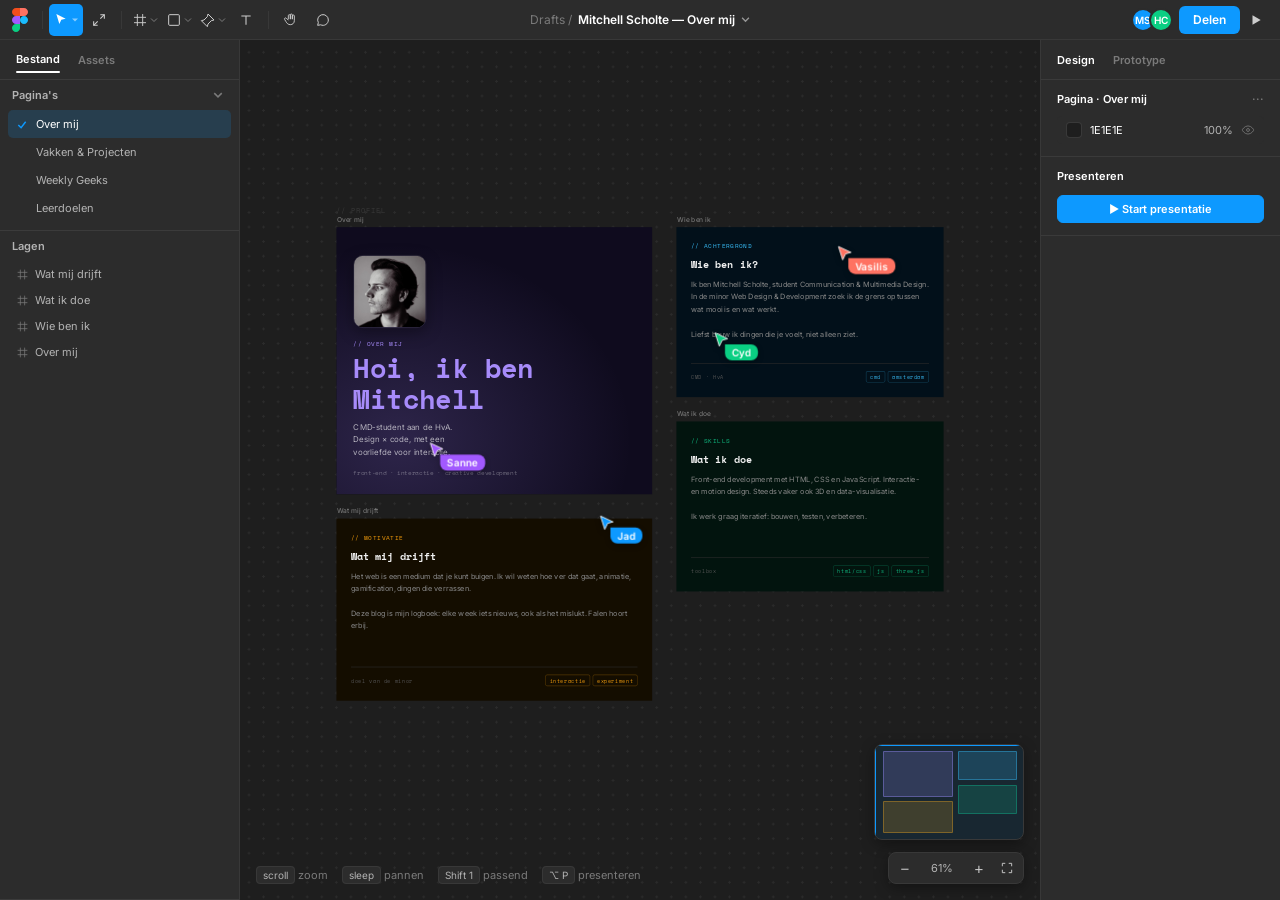
<file: index.html>
<!DOCTYPE html>
<html lang="nl">
<head>
<meta charset="UTF-8"/>
<meta name="viewport" content="width=device-width, initial-scale=1.0"/>
<link rel="icon" type="image/svg+xml" href="favicon.svg"/>
<title>Mitchell Scholte — Meesterschap</title>
<link rel="preconnect" href="https://fonts.googleapis.com"/>
<link rel="preconnect" href="https://fonts.gstatic.com" crossorigin/>
<link href="https://fonts.googleapis.com/css2?family=Space+Mono:wght@400;700&family=Inter:wght@400;450;500;600&display=swap" rel="stylesheet"/>
<link rel="stylesheet" href="styles.css"/>
</head>
<body>

<!-- PAGE STATE (which page is shown, CSS-driven) -->
<input class="state-input" type="radio" name="page" id="pg-over" value="over" checked/>
<input class="state-input" type="radio" name="page" id="pg-vakken" value="vakken"/>
<input class="state-input" type="radio" name="page" id="pg-geeks" value="geeks"/>
<input class="state-input" type="radio" name="page" id="pg-leerdoelen" value="leerdoelen"/>

<!-- TOP TOOLBAR -->
<div class="toolbar">
  <div class="tb-group tb-left">
    <div class="tb-logo" title="Hoofdmenu">
      <img src="favicon.svg" width="16" height="24" alt="Figma">
    </div>
    <div class="tb-sep"></div>
    <label class="tb-btn" title="Verplaatsen (V)">
      <input class="state-input" type="radio" name="tool" value="move" checked/>
      <svg width="16" height="16" viewBox="0 0 24 24" fill="currentColor"><path d="M5 3l14 7-6.5 1.8L9.5 18 5 3z"/></svg>
      <svg class="tb-caret" width="8" height="8" viewBox="0 0 8 8" fill="currentColor"><path d="M1 2.5L4 5.5 7 2.5"/></svg>
    </label>
    <label class="tb-btn" title="Schalen (K)">
      <input class="state-input" type="radio" name="tool" value="scale"/>
      <svg width="16" height="16" viewBox="0 0 24 24" fill="none" stroke="currentColor" stroke-width="1.6"><path d="M4 14v6h6M20 10V4h-6"/><path d="M10 14l-6 6M14 10l6-6"/></svg>
    </label>
    <div class="tb-sep"></div>
    <label class="tb-btn" title="Frame (F)">
      <input class="state-input" type="radio" name="tool" value="frame"/>
      <svg width="16" height="16" viewBox="0 0 24 24" fill="none" stroke="currentColor" stroke-width="1.4"><path d="M8 3v18M16 3v18M3 8h18M3 16h18"/></svg>
      <svg class="tb-caret" width="8" height="8" viewBox="0 0 8 8" fill="none" stroke="currentColor" stroke-width="1"><path d="M1 2.5L4 5.5 7 2.5"/></svg>
    </label>
    <label class="tb-btn" title="Vorm (R)">
      <input class="state-input" type="radio" name="tool" value="shape"/>
      <svg width="16" height="16" viewBox="0 0 24 24" fill="none" stroke="currentColor" stroke-width="1.5"><rect x="4" y="4" width="16" height="16" rx="1.5"/></svg>
      <svg class="tb-caret" width="8" height="8" viewBox="0 0 8 8" fill="none" stroke="currentColor" stroke-width="1"><path d="M1 2.5L4 5.5 7 2.5"/></svg>
    </label>
    <label class="tb-btn" title="Pen (P)">
      <input class="state-input" type="radio" name="tool" value="pen"/>
      <svg width="16" height="16" viewBox="0 0 24 24" fill="none" stroke="currentColor" stroke-width="1.5"><path d="M12 3l9 9-4 1-5 5-1 4-9-9 4-1 5-5 1-4z"/></svg>
      <svg class="tb-caret" width="8" height="8" viewBox="0 0 8 8" fill="none" stroke="currentColor" stroke-width="1"><path d="M1 2.5L4 5.5 7 2.5"/></svg>
    </label>
    <label class="tb-btn" title="Tekst (T)">
      <input class="state-input" type="radio" name="tool" value="text"/>
      <svg width="16" height="16" viewBox="0 0 24 24" fill="none" stroke="currentColor" stroke-width="1.6"><path d="M5 6h14M12 6v13"/></svg>
    </label>
    <div class="tb-sep"></div>
    <label class="tb-btn" title="Hand (H)">
      <input class="state-input" type="radio" name="tool" value="hand"/>
      <svg width="16" height="16" viewBox="0 0 24 24" fill="none" stroke="currentColor" stroke-width="1.4"><path d="M8 11V5.5a1.5 1.5 0 013 0V11m0-.5V4.5a1.5 1.5 0 013 0V11m0-.5V6a1.5 1.5 0 013 0v7c0 3.5-2.5 6-6 6s-5-2-6.5-4.5l-2-3.2a1.5 1.5 0 012.4-1.8L8 12"/></svg>
    </label>
    <label class="tb-btn" title="Reactie (C)">
      <input class="state-input" type="radio" name="tool" value="comment"/>
      <svg width="16" height="16" viewBox="0 0 24 24" fill="none" stroke="currentColor" stroke-width="1.5"><path d="M20 12a8 8 0 01-11.5 7.2L4 20l1-4.2A8 8 0 1120 12z"/></svg>
    </label>
  </div>

  <div class="tb-group tb-center">
    <div class="tb-file" title="Bestand">
      <span class="tb-file-crumb">Drafts /</span>
      <span class="tb-file-name" id="fileName">Mitchell Scholte — Meesterschap</span>
      <svg class="tb-caret" width="9" height="9" viewBox="0 0 8 8" fill="none" stroke="currentColor" stroke-width="1.2"><path d="M1 2.5L4 5.5 7 2.5"/></svg>
    </div>
  </div>

  <div class="tb-group tb-right">
    <div class="avatars">
      <div class="avatar" style="background:#0d99ff" title="Mitchell Scholte">MS</div>
      <div class="avatar" style="background:#0acf83" title="HvA CMD">HC</div>
    </div>
    <button class="btn-share">Delen</button>
    <button class="btn-present" title="Presenteren" onclick="startPresent()">
      <svg width="14" height="14" viewBox="0 0 24 24" fill="currentColor"><path d="M6 4l14 8-14 8V4z"/></svg>
    </button>
  </div>
</div>

<!-- APP -->
<div class="app">

  <!-- LEFT PANEL -->
  <div class="panel-left">
    <input class="state-input" type="radio" name="ltab" id="ltab-file" checked/>
    <input class="state-input" type="radio" name="ltab" id="ltab-assets"/>
    <div class="panel-tabs">
      <label class="panel-tab" for="ltab-file">Bestand</label>
      <label class="panel-tab" for="ltab-assets">Assets</label>
    </div>

    <div id="leftFile">
      <div class="section">
        <div class="section-head">
          <span>Pagina's</span>
          <svg class="chev" width="10" height="10" viewBox="0 0 8 8" fill="none" stroke="currentColor" stroke-width="1.2"><path d="M1 2.5L4 5.5 7 2.5"/></svg>
        </div>
        <div class="pages">
          <label class="page-row" for="pg-over"><svg class="page-check" width="11" height="11" viewBox="0 0 12 12" fill="none" stroke="currentColor" stroke-width="1.6"><path d="M2 6.5L5 9.5 10 3"/></svg>Over mij</label>
          <label class="page-row" for="pg-vakken"><svg class="page-check" width="11" height="11" viewBox="0 0 12 12" fill="none" stroke="currentColor" stroke-width="1.6"><path d="M2 6.5L5 9.5 10 3"/></svg>Vakken &amp; Projecten</label>
          <label class="page-row" for="pg-geeks"><svg class="page-check" width="11" height="11" viewBox="0 0 12 12" fill="none" stroke="currentColor" stroke-width="1.6"><path d="M2 6.5L5 9.5 10 3"/></svg>Weekly Geeks</label>
          <label class="page-row" for="pg-leerdoelen"><svg class="page-check" width="11" height="11" viewBox="0 0 12 12" fill="none" stroke="currentColor" stroke-width="1.6"><path d="M2 6.5L5 9.5 10 3"/></svg>Leerdoelen</label>
        </div>
      </div>
      <div class="section" style="flex:1; display:flex; flex-direction:column; overflow:hidden;">
        <div class="section-head"><span>Lagen</span></div>

        <div class="layers" data-page="over">
          <div class="layer-row" data-target="about-drive"><svg class="l-icon" width="13" height="13" viewBox="0 0 24 24" fill="none" stroke="currentColor" stroke-width="1.4"><path d="M8 3v18M16 3v18M3 8h18M3 16h18"/></svg><span class="l-name">Wat mij drijft</span><svg class="l-eye" width="13" height="13" viewBox="0 0 24 24" fill="none" stroke="currentColor" stroke-width="1.4"><path d="M2 12s3.5-7 10-7 10 7 10 7-3.5 7-10 7-10-7-10-7z"/><circle cx="12" cy="12" r="2.5"/></svg></div>
          <div class="layer-row" data-target="about-do"><svg class="l-icon" width="13" height="13" viewBox="0 0 24 24" fill="none" stroke="currentColor" stroke-width="1.4"><path d="M8 3v18M16 3v18M3 8h18M3 16h18"/></svg><span class="l-name">Wat ik doe</span><svg class="l-eye" width="13" height="13" viewBox="0 0 24 24" fill="none" stroke="currentColor" stroke-width="1.4"><path d="M2 12s3.5-7 10-7 10 7 10 7-3.5 7-10 7-10-7-10-7z"/><circle cx="12" cy="12" r="2.5"/></svg></div>
          <div class="layer-row" data-target="about-who"><svg class="l-icon" width="13" height="13" viewBox="0 0 24 24" fill="none" stroke="currentColor" stroke-width="1.4"><path d="M8 3v18M16 3v18M3 8h18M3 16h18"/></svg><span class="l-name">Wie ben ik</span><svg class="l-eye" width="13" height="13" viewBox="0 0 24 24" fill="none" stroke="currentColor" stroke-width="1.4"><path d="M2 12s3.5-7 10-7 10 7 10 7-3.5 7-10 7-10-7-10-7z"/><circle cx="12" cy="12" r="2.5"/></svg></div>
          <div class="layer-row" data-target="about-cover"><svg class="l-icon" width="13" height="13" viewBox="0 0 24 24" fill="none" stroke="currentColor" stroke-width="1.4"><path d="M8 3v18M16 3v18M3 8h18M3 16h18"/></svg><span class="l-name">Over mij</span><svg class="l-eye" width="13" height="13" viewBox="0 0 24 24" fill="none" stroke="currentColor" stroke-width="1.4"><path d="M2 12s3.5-7 10-7 10 7 10 7-3.5 7-10 7-10-7-10-7z"/><circle cx="12" cy="12" r="2.5"/></svg></div>
        </div>

        <div class="layers" data-page="vakken">
          <div class="layer-row" data-target="proj-meester"><svg class="l-icon" width="13" height="13" viewBox="0 0 24 24" fill="none" stroke="currentColor" stroke-width="1.4"><path d="M8 3v18M16 3v18M3 8h18M3 16h18"/></svg><span class="l-name">Meesterproef</span><svg class="l-eye" width="13" height="13" viewBox="0 0 24 24" fill="none" stroke="currentColor" stroke-width="1.4"><path d="M2 12s3.5-7 10-7 10 7 10 7-3.5 7-10 7-10-7-10-7z"/><circle cx="12" cy="12" r="2.5"/></svg></div>
          <div class="layer-row" data-target="proj-hackathon"><svg class="l-icon" width="13" height="13" viewBox="0 0 24 24" fill="none" stroke="currentColor" stroke-width="1.4"><path d="M8 3v18M16 3v18M3 8h18M3 16h18"/></svg><span class="l-name">Hackathon</span><svg class="l-eye" width="13" height="13" viewBox="0 0 24 24" fill="none" stroke="currentColor" stroke-width="1.4"><path d="M2 12s3.5-7 10-7 10 7 10 7-3.5 7-10 7-10-7-10-7z"/><circle cx="12" cy="12" r="2.5"/></svg></div>
          <div class="layer-row" data-target="proj-sprint0"><svg class="l-icon" width="13" height="13" viewBox="0 0 24 24" fill="none" stroke="currentColor" stroke-width="1.4"><path d="M8 3v18M16 3v18M3 8h18M3 16h18"/></svg><span class="l-name">Sprint 0</span><svg class="l-eye" width="13" height="13" viewBox="0 0 24 24" fill="none" stroke="currentColor" stroke-width="1.4"><path d="M2 12s3.5-7 10-7 10 7 10 7-3.5 7-10 7-10-7-10-7z"/><circle cx="12" cy="12" r="2.5"/></svg></div>
          <div class="layer-row" data-target="vak-api"><svg class="l-icon" width="13" height="13" viewBox="0 0 24 24" fill="none" stroke="currentColor" stroke-width="1.4"><path d="M8 3v18M16 3v18M3 8h18M3 16h18"/></svg><span class="l-name">API — CMD Casino</span><svg class="l-eye" width="13" height="13" viewBox="0 0 24 24" fill="none" stroke="currentColor" stroke-width="1.4"><path d="M2 12s3.5-7 10-7 10 7 10 7-3.5 7-10 7-10-7-10-7z"/><circle cx="12" cy="12" r="2.5"/></svg></div>
          <div class="layer-row" data-target="vak-hcd"><svg class="l-icon" width="13" height="13" viewBox="0 0 24 24" fill="none" stroke="currentColor" stroke-width="1.4"><path d="M8 3v18M16 3v18M3 8h18M3 16h18"/></svg><span class="l-name">HCD — VoiceReader</span><svg class="l-eye" width="13" height="13" viewBox="0 0 24 24" fill="none" stroke="currentColor" stroke-width="1.4"><path d="M2 12s3.5-7 10-7 10 7 10 7-3.5 7-10 7-10-7-10-7z"/><circle cx="12" cy="12" r="2.5"/></svg></div>
          <div class="layer-row" data-target="vak-browser"><svg class="l-icon" width="13" height="13" viewBox="0 0 24 24" fill="none" stroke="currentColor" stroke-width="1.4"><path d="M8 3v18M16 3v18M3 8h18M3 16h18"/></svg><span class="l-name">Browser Technologies</span><svg class="l-eye" width="13" height="13" viewBox="0 0 24 24" fill="none" stroke="currentColor" stroke-width="1.4"><path d="M2 12s3.5-7 10-7 10 7 10 7-3.5 7-10 7-10-7-10-7z"/><circle cx="12" cy="12" r="2.5"/></svg></div>
          <div class="layer-row" data-target="vak-css"><svg class="l-icon" width="13" height="13" viewBox="0 0 24 24" fill="none" stroke="currentColor" stroke-width="1.4"><path d="M8 3v18M16 3v18M3 8h18M3 16h18"/></svg><span class="l-name">CSS to the Rescue</span><svg class="l-eye" width="13" height="13" viewBox="0 0 24 24" fill="none" stroke="currentColor" stroke-width="1.4"><path d="M2 12s3.5-7 10-7 10 7 10 7-3.5 7-10 7-10-7-10-7z"/><circle cx="12" cy="12" r="2.5"/></svg></div>
          <div class="layer-row" data-target="vak-cover"><svg class="l-icon" width="13" height="13" viewBox="0 0 24 24" fill="none" stroke="currentColor" stroke-width="1.4"><path d="M8 3v18M16 3v18M3 8h18M3 16h18"/></svg><span class="l-name">Overzicht</span><svg class="l-eye" width="13" height="13" viewBox="0 0 24 24" fill="none" stroke="currentColor" stroke-width="1.4"><path d="M2 12s3.5-7 10-7 10 7 10 7-3.5 7-10 7-10-7-10-7z"/><circle cx="12" cy="12" r="2.5"/></svg></div>
        </div>

        <div class="layers" data-page="geeks">
          <div class="layer-row" data-target="g-huijkman"><svg class="l-icon" width="13" height="13" viewBox="0 0 24 24" fill="none" stroke="currentColor" stroke-width="1.4"><path d="M8 3v18M16 3v18M3 8h18M3 16h18"/></svg><span class="l-name">John Huijkman</span><svg class="l-eye" width="13" height="13" viewBox="0 0 24 24" fill="none" stroke="currentColor" stroke-width="1.4"><path d="M2 12s3.5-7 10-7 10 7 10 7-3.5 7-10 7-10-7-10-7z"/><circle cx="12" cy="12" r="2.5"/></svg></div>
          <div class="layer-row" data-target="g-broersma"><svg class="l-icon" width="13" height="13" viewBox="0 0 24 24" fill="none" stroke="currentColor" stroke-width="1.4"><path d="M8 3v18M16 3v18M3 8h18M3 16h18"/></svg><span class="l-name">Robert Broersma</span><svg class="l-eye" width="13" height="13" viewBox="0 0 24 24" fill="none" stroke="currentColor" stroke-width="1.4"><path d="M2 12s3.5-7 10-7 10 7 10 7-3.5 7-10 7-10-7-10-7z"/><circle cx="12" cy="12" r="2.5"/></svg></div>
          <div class="layer-row" data-target="g-leenheen"><svg class="l-icon" width="13" height="13" viewBox="0 0 24 24" fill="none" stroke="currentColor" stroke-width="1.4"><path d="M8 3v18M16 3v18M3 8h18M3 16h18"/></svg><span class="l-name">Niels Leenheen</span><svg class="l-eye" width="13" height="13" viewBox="0 0 24 24" fill="none" stroke="currentColor" stroke-width="1.4"><path d="M2 12s3.5-7 10-7 10 7 10 7-3.5 7-10 7-10-7-10-7z"/><circle cx="12" cy="12" r="2.5"/></svg></div>
          <div class="layer-row" data-target="g-binder"><svg class="l-icon" width="13" height="13" viewBox="0 0 24 24" fill="none" stroke="currentColor" stroke-width="1.4"><path d="M8 3v18M16 3v18M3 8h18M3 16h18"/></svg><span class="l-name">Nils Binder</span><svg class="l-eye" width="13" height="13" viewBox="0 0 24 24" fill="none" stroke="currentColor" stroke-width="1.4"><path d="M2 12s3.5-7 10-7 10 7 10 7-3.5 7-10 7-10-7-10-7z"/><circle cx="12" cy="12" r="2.5"/></svg></div>
          <div class="layer-row" data-target="g-ppk"><svg class="l-icon" width="13" height="13" viewBox="0 0 24 24" fill="none" stroke="currentColor" stroke-width="1.4"><path d="M8 3v18M16 3v18M3 8h18M3 16h18"/></svg><span class="l-name">Peter-Paul Koch</span><svg class="l-eye" width="13" height="13" viewBox="0 0 24 24" fill="none" stroke="currentColor" stroke-width="1.4"><path d="M2 12s3.5-7 10-7 10 7 10 7-3.5 7-10 7-10-7-10-7z"/><circle cx="12" cy="12" r="2.5"/></svg></div>
          <div class="layer-row" data-target="g-valkhof"><svg class="l-icon" width="13" height="13" viewBox="0 0 24 24" fill="none" stroke="currentColor" stroke-width="1.4"><path d="M8 3v18M16 3v18M3 8h18M3 16h18"/></svg><span class="l-name">Killian Valkhof</span><svg class="l-eye" width="13" height="13" viewBox="0 0 24 24" fill="none" stroke="currentColor" stroke-width="1.4"><path d="M2 12s3.5-7 10-7 10 7 10 7-3.5 7-10 7-10-7-10-7z"/><circle cx="12" cy="12" r="2.5"/></svg></div>
          <div class="layer-row" data-target="g-bremer"><svg class="l-icon" width="13" height="13" viewBox="0 0 24 24" fill="none" stroke="currentColor" stroke-width="1.4"><path d="M8 3v18M16 3v18M3 8h18M3 16h18"/></svg><span class="l-name">Nadieh Bremer</span><svg class="l-eye" width="13" height="13" viewBox="0 0 24 24" fill="none" stroke="currentColor" stroke-width="1.4"><path d="M2 12s3.5-7 10-7 10 7 10 7-3.5 7-10 7-10-7-10-7z"/><circle cx="12" cy="12" r="2.5"/></svg></div>
          <div class="layer-row" data-target="g-powell"><svg class="l-icon" width="13" height="13" viewBox="0 0 24 24" fill="none" stroke="currentColor" stroke-width="1.4"><path d="M8 3v18M16 3v18M3 8h18M3 16h18"/></svg><span class="l-name">Kevin Powell</span><svg class="l-eye" width="13" height="13" viewBox="0 0 24 24" fill="none" stroke="currentColor" stroke-width="1.4"><path d="M2 12s3.5-7 10-7 10 7 10 7-3.5 7-10 7-10-7-10-7z"/><circle cx="12" cy="12" r="2.5"/></svg></div>
          <div class="layer-row" data-target="geek-cover"><svg class="l-icon" width="13" height="13" viewBox="0 0 24 24" fill="none" stroke="currentColor" stroke-width="1.4"><path d="M8 3v18M16 3v18M3 8h18M3 16h18"/></svg><span class="l-name">Weekly Geeks</span><svg class="l-eye" width="13" height="13" viewBox="0 0 24 24" fill="none" stroke="currentColor" stroke-width="1.4"><path d="M2 12s3.5-7 10-7 10 7 10 7-3.5 7-10 7-10-7-10-7z"/><circle cx="12" cy="12" r="2.5"/></svg></div>
        </div>

        <div class="layers" data-page="leerdoelen">
          <div class="layer-row" data-target="ld-eind"><svg class="l-icon" width="13" height="13" viewBox="0 0 24 24" fill="none" stroke="currentColor" stroke-width="1.4"><path d="M8 3v18M16 3v18M3 8h18M3 16h18"/></svg><span class="l-name">Leerdoelen — Eind</span><svg class="l-eye" width="13" height="13" viewBox="0 0 24 24" fill="none" stroke="currentColor" stroke-width="1.4"><path d="M2 12s3.5-7 10-7 10 7 10 7-3.5 7-10 7-10-7-10-7z"/><circle cx="12" cy="12" r="2.5"/></svg></div>
          <div class="layer-row" data-target="ld-midden"><svg class="l-icon" width="13" height="13" viewBox="0 0 24 24" fill="none" stroke="currentColor" stroke-width="1.4"><path d="M8 3v18M16 3v18M3 8h18M3 16h18"/></svg><span class="l-name">Leerdoelen — Midden</span><svg class="l-eye" width="13" height="13" viewBox="0 0 24 24" fill="none" stroke="currentColor" stroke-width="1.4"><path d="M2 12s3.5-7 10-7 10 7 10 7-3.5 7-10 7-10-7-10-7z"/><circle cx="12" cy="12" r="2.5"/></svg></div>
          <div class="layer-row" data-target="ld-begin"><svg class="l-icon" width="13" height="13" viewBox="0 0 24 24" fill="none" stroke="currentColor" stroke-width="1.4"><path d="M8 3v18M16 3v18M3 8h18M3 16h18"/></svg><span class="l-name">Leerdoelen — Begin</span><svg class="l-eye" width="13" height="13" viewBox="0 0 24 24" fill="none" stroke="currentColor" stroke-width="1.4"><path d="M2 12s3.5-7 10-7 10 7 10 7-3.5 7-10 7-10-7-10-7z"/><circle cx="12" cy="12" r="2.5"/></svg></div>
        </div>
      </div>
    </div>

    <div id="leftAssets">
      <div class="palette">
        <div class="palette-hint">Sleep een element op een frame om het toe te voegen. Dubbelklik om tekst te bewerken.</div>
        <div class="palette-grid">
          <div class="palette-item" draggable="true" data-elt="heading">
            <svg width="22" height="22" viewBox="0 0 24 24" fill="none" stroke="currentColor" stroke-width="1.6"><path d="M6 4v16M18 4v16M6 12h12"/></svg>
            <span class="pi-label">Kop</span>
          </div>
          <div class="palette-item" draggable="true" data-elt="text">
            <svg width="22" height="22" viewBox="0 0 24 24" fill="none" stroke="currentColor" stroke-width="1.6"><path d="M4 6h16M4 12h16M4 18h10"/></svg>
            <span class="pi-label">Tekst</span>
          </div>
          <div class="palette-item" draggable="true" data-elt="button">
            <svg width="22" height="22" viewBox="0 0 24 24" fill="none" stroke="currentColor" stroke-width="1.5"><rect x="3" y="8" width="18" height="8" rx="4"/></svg>
            <span class="pi-label">Knop</span>
          </div>
          <div class="palette-item" draggable="true" data-elt="shape">
            <svg width="22" height="22" viewBox="0 0 24 24" fill="none" stroke="currentColor" stroke-width="1.5"><rect x="4" y="4" width="16" height="16" rx="2"/></svg>
            <span class="pi-label">Vorm</span>
          </div>
        </div>
      </div>
    </div>
  </div>

  <!-- CANVAS -->
  <div class="canvas-wrap" id="canvasWrap">
    <div id="dot-grid"></div>
    <div id="canvas">

      <!-- PAGE: Over mij -->
      <section class="page" data-page="over" data-name="Over mij" data-w="1120" data-h="920">
        <div class="section-label" data-section="Profiel" style="left:60px;top:24px">// profiel</div>

        <div class="frame" data-id="about-cover" data-section="Profiel" data-type="cover" style="--accent:#a78bfa; --bg:#0f0b1e; left:60px; top:60px; width:520px; height:440px;">
          <span class="frame-label">Over mij</span>
          <div class="frame-inner">
            <div class="fc-cover">
              <div class="fc-cover-glow"></div>
              <img class="fc-cover-photo" src="mitchell.jpg" alt="Mitchell Scholte" loading="lazy">
              <div class="fc-cover-tag">// over mij</div>
              <div class="fc-cover-title">Hoi, ik ben<br>Mitchell</div>
              <div class="fc-cover-sub">CMD-student aan de HvA.<br>Design × code, met een<br>voorliefde voor interactie.</div>
              <div class="fc-cover-meta">front-end · interactie · creative development</div>
            </div>
            <div class="elt-layer"></div>
          </div>
        </div>

        <div class="frame" data-id="about-who" data-section="Profiel" data-type="post" style="--accent:#38bdf8; --bg:#02101a; left:620px; top:60px; width:440px; height:280px;">
          <span class="frame-label">Wie ben ik</span>
          <div class="frame-inner">
            <div class="fc-post">
              <div class="fc-post-tag">// achtergrond</div>
              <div class="fc-post-title">Wie ben ik?</div>
              <div class="fc-post-body">Ik ben Mitchell Scholte, student Communication &amp; Multimedia Design. In de minor Web Design &amp; Development zoek ik de grens op tussen wat mooi is en wat werkt.<br><br>Liefst bouw ik dingen die je voelt, niet alleen ziet.</div>
              <div class="fc-post-footer">
                <div class="fc-post-date">CMD · HvA</div>
                <div class="fc-post-tags"><span class="fc-pill">cmd</span><span class="fc-pill">amsterdam</span></div>
              </div>
            </div>
            <div class="elt-layer"></div>
          </div>
        </div>

        <div class="frame" data-id="about-do" data-section="Profiel" data-type="post" style="--accent:#10b981; --bg:#02140e; left:620px; top:380px; width:440px; height:280px;">
          <span class="frame-label">Wat ik doe</span>
          <div class="frame-inner">
            <div class="fc-post">
              <div class="fc-post-tag">// skills</div>
              <div class="fc-post-title">Wat ik doe</div>
              <div class="fc-post-body">Front-end development met HTML, CSS en JavaScript. Interactie- en motion design. Steeds vaker ook 3D en data-visualisatie.<br><br>Ik werk graag iteratief: bouwen, testen, verbeteren.</div>
              <div class="fc-post-footer">
                <div class="fc-post-date">toolbox</div>
                <div class="fc-post-tags"><span class="fc-pill">html/css</span><span class="fc-pill">js</span><span class="fc-pill">three.js</span></div>
              </div>
            </div>
            <div class="elt-layer"></div>
          </div>
        </div>

        <div class="frame" data-id="about-drive" data-section="Profiel" data-type="post" style="--accent:#f59e0b; --bg:#140d00; left:60px; top:540px; width:520px; height:300px;">
          <span class="frame-label">Wat mij drijft</span>
          <div class="frame-inner">
            <div class="fc-post">
              <div class="fc-post-tag">// motivatie</div>
              <div class="fc-post-title">Wat mij drijft</div>
              <div class="fc-post-body">Het web is een medium dat je kunt buigen. Ik wil weten hoe ver dat gaat, animatie, gamification, dingen die verrassen.<br><br>Deze blog is mijn logboek: elke week iets nieuws, ook als het mislukt. Falen hoort erbij.</div>
              <div class="fc-post-footer">
                <div class="fc-post-date">doel van de minor</div>
                <div class="fc-post-tags"><span class="fc-pill">interactie</span><span class="fc-pill">experiment</span></div>
              </div>
            </div>
            <div class="elt-layer"></div>
          </div>
        </div>
      </section>

      <!-- PAGE: Vakken & Projecten -->
      <section class="page" data-page="vakken" data-name="Vakken &amp; Projecten" data-w="1840" data-h="700">
        <div class="section-label" data-section="Minor WDD" style="left:60px;top:24px">// minor wdd</div>
        <div class="section-label" data-section="Vakken" style="left:400px;top:24px">// vakken</div>
        <div class="section-label" data-section="Projecten" style="left:1100px;top:24px">// projecten</div>

        <div class="frame" data-id="vak-cover" data-section="Minor WDD" data-type="cover" style="--accent:#a78bfa; --bg:#0f0b1e; left:60px; top:60px; width:300px; height:570px;">
          <span class="frame-label">Overzicht</span>
          <div class="frame-inner">
            <div class="fc-cover">
              <div class="fc-cover-glow"></div>
              <div class="fc-cover-tag">// minor wdd</div>
              <div class="fc-cover-title" style="font-size:24px">Vakken<br>&amp;<br>Projecten</div>
              <div class="fc-cover-sub">Vier vakken die<br>het web uitpluizen,<br>drie projecten<br>waarin het samenkomt.</div>
              <div class="fc-cover-meta">css · browser · hcd · api</div>
            </div>
            <div class="elt-layer"></div>
          </div>
        </div>

        <div class="frame" data-id="vak-css" data-section="Vakken" data-type="post" style="--accent:#38bdf8; --bg:#02101a; left:400px; top:60px; width:320px; height:270px;">
          <span class="frame-label">CSS to the Rescue</span>
          <div class="frame-inner">
            <div class="fc-post">
              <img class="fc-post-img" src="projects-img/css.png" alt="CSS to the Rescue" loading="lazy">
              <div class="fc-post-tag">// CSS to the Rescue</div>
              <div class="fc-post-title">Rubiks Cube</div>
              <div class="fc-post-body">Problemen oplossen met alleen CSS, geen JavaScript. Leren hoe krachtig en creatief het platform zelf is.</div>
              <div class="fc-post-footer">
                <div class="fc-post-date">nieuwe inzichten</div>
                <div class="fc-post-tags"><span class="fc-pill">css</span><span class="fc-pill">no-js</span></div>
              </div>
            </div>
            <div class="elt-layer"></div>
          </div>
        </div>

        <div class="frame" data-id="vak-browser" data-section="Vakken" data-type="post" style="--accent:#f59e0b; --bg:#140d00; left:740px; top:60px; width:320px; height:270px;">
          <span class="frame-label">Browser Technologies</span>
          <div class="frame-inner">
            <div class="fc-post">
              <img class="fc-post-img" src="projects-img/ns.png" alt="Browser Technologies" loading="lazy">
              <div class="fc-post-tag">// Browser Technologies</div>
              <div class="fc-post-title">NS Erfenisbelasting Forum</div>
              <div class="fc-post-body">JavaScript, APIs en hoe de browser écht werkt. Van fetch tot de event loop, onder de motorkap kijken.</div>
              <div class="fc-post-footer">
                <div class="fc-post-date">nieuwe inzichten</div>
                <div class="fc-post-tags"><span class="fc-pill">javascript</span><span class="fc-pill">apis</span></div>
              </div>
            </div>
            <div class="elt-layer"></div>
          </div>
        </div>

        <div class="frame" data-id="vak-hcd" data-section="Vakken" data-type="post" style="--accent:#34d399; --bg:#001a0e; left:400px; top:360px; width:320px; height:270px;">
          <span class="frame-label">HCD — VoiceReader</span>
          <div class="frame-inner">
            <div class="fc-post">
              <img class="fc-post-img" src="projects-img/HCD.png" alt="HCD — VoiceReader" loading="lazy">
              <div class="fc-post-tag">// Human Centered Design</div>
              <div class="fc-post-title">VoiceReader</div>
              <div class="fc-post-body">De gebruiker centraal. Mijn project: VoiceReader, een Chrome-extensie die een screenreader emotionele, genrebewuste stemmen geeft, ontworpen samen met een blinde gebruiker.</div>
              <div class="fc-post-footer">
                <div class="fc-post-date">project: voicereader</div>
                <div class="fc-post-tags"><span class="fc-pill">voicereader</span><span class="fc-pill">a11y</span><span class="fc-pill">ai</span></div>
              </div>
            </div>
            <div class="elt-layer"></div>
          </div>
        </div>

        <div class="frame" data-id="vak-api" data-section="Vakken" data-type="post" style="--accent:#fbbf24; --bg:#1a1203; left:740px; top:360px; width:320px; height:270px;">
          <span class="frame-label">API — CMD Casino</span>
          <div class="frame-inner">
            <div class="fc-post">
              <img class="fc-post-img" src="projects-img/CMD-casino.png" alt="API — CMD Casino" loading="lazy">
              <div class="fc-post-tag">// API</div>
              <div class="fc-post-title">CMD Casino</div>
              <div class="fc-post-body">Data ophalen, verwerken en tonen via API's. Mijn project werd CMD Casino: een full-stack multiplayer casino in Astro.</div>
              <div class="fc-post-footer">
                <div class="fc-post-date">project: cmd casino</div>
                <div class="fc-post-tags"><span class="fc-pill">websockets</span><span class="fc-pill">mollie api</span><span class="fc-pill">wikipedia api</span></div>
              </div>
            </div>
            <div class="elt-layer"></div>
          </div>
        </div>

        <div class="frame" data-id="proj-sprint0" data-section="Projecten" data-type="post" style="--accent:#f59e0b; --bg:#140d00; left:1100px; top:60px; width:320px; height:270px;">
          <span class="frame-label">Sprint 0</span>
          <div class="frame-inner">
            <div class="fc-post">
              <img class="fc-post-img" src="projects-img/mitchopoly.png" alt="Sprint 0" loading="lazy">
              <div class="fc-post-tag">// Introductie</div>
              <div class="fc-post-title">Mitchopoly</div>
              <div class="fc-post-body">De introductie-opdracht: in 9 dagen een one-page website over jezelf. Ik koos voor 3D met Three.js, en eindigde met een interactief Monopoly-bord over mijn leven.</div>
              <div class="fc-post-footer">
                <div class="fc-post-date">3–11 feb 2026</div>
                <div class="fc-post-tags"><span class="fc-pill">three.js</span><span class="fc-pill">webgl</span><span class="fc-pill">3d</span></div>
              </div>
            </div>
            <div class="elt-layer"></div>
          </div>
        </div>

        <div class="frame" data-id="proj-hackathon" data-section="Projecten" data-type="post" style="--accent:#10b981; --bg:#021a0e; left:1100px; top:360px; width:320px; height:270px;">
          <span class="frame-label">Hackathon</span>
          <div class="frame-inner">
            <div class="fc-post">
              <img class="fc-post-img" src="projects-img/hackathon.png" alt="Hackathon" loading="lazy">
              <div class="fc-post-tag">// Hackathon</div>
              <div class="fc-post-title">SRON Xplorer</div>
              <div class="fc-post-body">Twee dagen, één team, één probleem. Bouwen onder druk, en in 48 uur meer leren dan in weken college.</div>
              <div class="fc-post-footer">
                <div class="fc-post-date">26 mrt 2026</div>
                <div class="fc-post-tags"><span class="fc-pill">team</span><span class="fc-pill">48 uur</span></div>
              </div>
            </div>
            <div class="elt-layer"></div>
          </div>
        </div>

        <div class="frame" data-id="proj-meester" data-section="Projecten" data-type="post" style="--accent:#3b82f6; --bg:#020c1a; left:1460px; top:60px; width:320px; height:570px;">
          <span class="frame-label">Meesterproef</span>
          <div class="frame-inner">
            <div class="fc-post">
              <img class="fc-post-img" src="projects-img/visdeurbel.png" alt="Meesterproef — Visdeurbel" loading="lazy">
              <div class="fc-post-tag">// Meesterproef</div>
              <div class="fc-post-title">Datavis. Visdeurbel.nl</div>
              <div class="fc-post-body">Het eindproject waarin alles samenkomt: een echt team, een echte opdrachtgever en een echte deadline.<br><br>Alles uit de vakken, CSS, browser, HCD en API's, komt hier bij elkaar in één echt product.<br><br>De finale van de minor.</div>
              <div class="fc-post-footer">
                <div class="fc-post-date">deadline 19 jun 2026</div>
                <div class="fc-post-tags"><span class="fc-pill">eindproject</span><span class="fc-pill">team</span></div>
              </div>
            </div>
            <div class="elt-layer"></div>
          </div>
        </div>
      </section>

      <!-- PAGE: Weekly Geeks -->
      <section class="page" data-page="geeks" data-name="Weekly Geeks" data-w="1500" data-h="1280">
        <div class="section-label" data-section="Weekly Geek" style="left:60px;top:24px">// weekly geek</div>
        <div class="section-label" data-section="Talks" style="left:440px;top:24px">// talks</div>

        <div class="frame" data-id="geek-cover" data-section="Weekly Geek" data-type="cover" style="--accent:#f472b6; --bg:#1a0a12; left:60px; top:60px; width:340px; height:1100px;">
          <span class="frame-label">Weekly Geeks</span>
          <div class="frame-inner">
            <div class="fc-cover">
              <div class="fc-cover-glow"></div>
              <div class="fc-cover-tag">// weekly geek · 9 talks</div>
              <div class="fc-cover-title" style="font-size:24px">Weekly<br>Geeks</div>
              <div class="fc-cover-sub">Negen sprekers,<br>negen perspectieven<br>op het web.<br>Korte notities per talk.</div>
              <div class="fc-cover-meta">doorlopend · elke week een nieuwe</div>
            </div>
            <div class="elt-layer"></div>
          </div>
        </div>

        <div class="frame" data-id="g-powell" data-section="Talks" data-type="post" style="--accent:#38bdf8; --bg:#02101a; left:440px; top:60px; width:320px; height:340px;">
          <span class="frame-label">Kevin Powell</span>
          <div class="frame-inner">
            <div class="fc-post">
              <img class="fc-post-img" src="weekly_geeks/kevin-powell.png" alt="Kevin Powell" loading="lazy">
              <div class="fc-post-tag">// talk 01</div>
              <div class="fc-post-title">Kevin Powell</div>
              <div class="fc-post-body">De CSS-goeroe over moderne layout: grid, container queries en :has(). CSS kan veel meer dan je denkt.</div>
              <div class="fc-post-footer"><div class="fc-post-date">css</div><div class="fc-post-tags"><span class="fc-pill">css</span></div></div>
            </div>
            <div class="elt-layer"></div>
          </div>
        </div>

        <div class="frame" data-id="g-bremer" data-section="Talks" data-type="post" style="--accent:#a78bfa; --bg:#0f0b1e; left:780px; top:60px; width:320px; height:340px;">
          <span class="frame-label">Nadieh Bremer</span>
          <div class="frame-inner">
            <div class="fc-post">
              <img class="fc-post-img" src="weekly_geeks/nadieh-bremer.png" alt="Nadieh Bremer" loading="lazy">
              <div class="fc-post-tag">// talk 02</div>
              <div class="fc-post-title">Nadieh Bremer</div>
              <div class="fc-post-body">Data-visualisatie als kunst. Hoe je van saaie cijfers iets maakt dat mensen wíllen bekijken.</div>
              <div class="fc-post-footer"><div class="fc-post-date">data viz</div><div class="fc-post-tags"><span class="fc-pill">dataviz</span></div></div>
            </div>
            <div class="elt-layer"></div>
          </div>
        </div>

        <div class="frame" data-id="g-valkhof" data-section="Talks" data-type="post" style="--accent:#10b981; --bg:#02140e; left:1120px; top:60px; width:320px; height:340px;">
          <span class="frame-label">Killian Valkhof</span>
          <div class="frame-inner">
            <div class="fc-post">
              <img class="fc-post-img" src="weekly_geeks/killian-valkhof.png" alt="Killian Valkhof" loading="lazy">
              <div class="fc-post-tag">// talk 03</div>
              <div class="fc-post-title">Killian Valkhof</div>
              <div class="fc-post-body">De maker van Polypane over tools bouwen voor developers en hoe browsers beter kunnen.</div>
              <div class="fc-post-footer"><div class="fc-post-date">tooling</div><div class="fc-post-tags"><span class="fc-pill">browsers</span></div></div>
            </div>
            <div class="elt-layer"></div>
          </div>
        </div>

        <div class="frame" data-id="g-ppk" data-section="Talks" data-type="post" style="--accent:#f59e0b; --bg:#140d00; left:440px; top:440px; width:320px; height:340px;">
          <span class="frame-label">Peter-Paul Koch</span>
          <div class="frame-inner">
            <div class="fc-post">
              <img class="fc-post-img" src="weekly_geeks/peter-paul-koch.png" alt="Peter-Paul Koch" loading="lazy">
              <div class="fc-post-tag">// talk 04</div>
              <div class="fc-post-title">Peter-Paul Koch</div>
              <div class="fc-post-body">De man achter QuirksMode over browser-compatibiliteit en de eigenwijsheid van het mobiele web.</div>
              <div class="fc-post-footer"><div class="fc-post-date">compat</div><div class="fc-post-tags"><span class="fc-pill">browser</span></div></div>
            </div>
            <div class="elt-layer"></div>
          </div>
        </div>

        <div class="frame" data-id="g-binder" data-section="Talks" data-type="post" style="--accent:#f472b6; --bg:#1a0a12; left:780px; top:440px; width:320px; height:340px;">
          <span class="frame-label">Nils Binder</span>
          <div class="frame-inner">
            <div class="fc-post">
              <img class="fc-post-img" src="weekly_geeks/nils-binder.png" alt="Nils Binder" loading="lazy">
              <div class="fc-post-tag">// talk 05</div>
              <div class="fc-post-title">Nils Binder</div>
              <div class="fc-post-body">Creative coding en generatieve vormen. Code als penseel om beweging en toeval te ontwerpen.</div>
              <div class="fc-post-footer"><div class="fc-post-date">creative dev</div><div class="fc-post-tags"><span class="fc-pill">generative</span></div></div>
            </div>
            <div class="elt-layer"></div>
          </div>
        </div>

        <div class="frame" data-id="g-leenheen" data-section="Talks" data-type="post" style="--accent:#fb7185; --bg:#1a0808; left:1120px; top:440px; width:320px; height:340px;">
          <span class="frame-label">Niels Leenheen</span>
          <div class="frame-inner">
            <div class="fc-post">
              <img class="fc-post-img" src="weekly_geeks/niels-leenheen.png" alt="Niels Leenheen" loading="lazy">
              <div class="fc-post-tag">// talk 06</div>
              <div class="fc-post-title">Niels Leenheen</div>
              <div class="fc-post-body">JavaScript tot het uiterste duwen, performance, hacks en wat de taal écht kan.</div>
              <div class="fc-post-footer"><div class="fc-post-date">javascript</div><div class="fc-post-tags"><span class="fc-pill">js</span></div></div>
            </div>
            <div class="elt-layer"></div>
          </div>
        </div>

        <div class="frame" data-id="g-broersma" data-section="Talks" data-type="post" style="--accent:#34d399; --bg:#001a0e; left:440px; top:820px; width:320px; height:340px;">
          <span class="frame-label">Robert Broersma</span>
          <div class="frame-inner">
            <div class="fc-post">
              <img class="fc-post-img" src="weekly_geeks/robert-broersma.png" alt="Robert Broersma" loading="lazy">
              <div class="fc-post-tag">// talk 07</div>
              <div class="fc-post-title">Robert Broersma</div>
              <div class="fc-post-body">Creative front-end en CSS-art: tekenen met niks anders dan stylesheets.</div>
              <div class="fc-post-footer"><div class="fc-post-date">css art</div><div class="fc-post-tags"><span class="fc-pill">css</span></div></div>
            </div>
            <div class="elt-layer"></div>
          </div>
        </div>

        <div class="frame" data-id="g-huijkman" data-section="Talks" data-type="post" style="--accent:#818cf8; --bg:#0a0b1a; left:780px; top:820px; width:320px; height:340px;">
          <span class="frame-label">John Huijkman</span>
          <div class="frame-inner">
            <div class="fc-post">
              <img class="fc-post-img" src="weekly_geeks/john-huijkman.png" alt="John Huijkman" loading="lazy">
              <div class="fc-post-tag">// talk 08</div>
              <div class="fc-post-title">John Huijkman</div>
              <div class="fc-post-body">Design systemen in de praktijk: consistentie schaalbaar maken binnen een team.</div>
              <div class="fc-post-footer"><div class="fc-post-date">design systems</div><div class="fc-post-tags"><span class="fc-pill">systems</span></div></div>
            </div>
            <div class="elt-layer"></div>
          </div>
        </div>

        <div class="frame" data-id="g-watson" data-section="Talks" data-type="post" style="--accent:#2dd4bf; --bg:#04201c; left:1120px; top:820px; width:320px; height:340px;">
          <span class="frame-label">Leonie Watson</span>
          <div class="frame-inner">
            <div class="fc-post">
              <img class="fc-post-img" src="weekly_geeks/leonie-watson.jpg" alt="Leonie Watson" loading="lazy">
              <div class="fc-post-tag">// talk 09</div>
              <div class="fc-post-title">Leonie Watson</div>
              <div class="fc-post-body">Toegankelijkheid vanuit dagelijkse ervaring: AI als augmentatie versus AI als pleister voor een web dat faalt.</div>
              <div class="fc-post-footer"><div class="fc-post-date">accessibility</div><div class="fc-post-tags"><span class="fc-pill">a11y</span><span class="fc-pill">ai</span></div></div>
            </div>
            <div class="elt-layer"></div>
          </div>
        </div>
      </section>

      <!-- PAGE: Leerdoelen -->
      <section class="page" data-page="leerdoelen" data-name="Leerdoelen" data-w="1340" data-h="620">
        <div class="section-label" data-section="Begin" style="left:60px;top:24px">// begin</div>
        <div class="section-label" data-section="Midden" style="left:480px;top:24px">// midden</div>
        <div class="section-label" data-section="Eind" style="left:900px;top:24px">// eind</div>

        <div class="frame" data-id="ld-begin" data-section="Begin" data-type="goals" style="--accent:#f59e0b; --bg:#140d00; left:60px; top:60px; width:380px; height:480px;">
          <span class="frame-label">Leerdoelen — Begin</span>
          <div class="frame-inner">
            <div class="fc-goals">
              <div class="fc-post-tag">// minor wdd · het begin</div>
              <div class="fc-goals-title">Begin</div>
              <div class="goal-list">
                <div class="goal"><div class="goal-top"><span class="goal-name">Interactie</span><span class="goal-status" style="color:#10b981;background:#10b9811f">Voltooid</span></div><div class="goal-text">Mijn websites interactiever maken, 3D, scroll-animaties, gamification.</div></div>
                <div class="goal"><div class="goal-top"><span class="goal-name">UX</span><span class="goal-status" style="color:#f59e0b;background:#f59e0b1f">Bezig</span></div><div class="goal-text">Gebruiksvriendelijkere interfaces zodat gebruikers niet vastlopen.</div></div>
                <div class="goal"><div class="goal-top"><span class="goal-name">Samenwerken</span><span class="goal-status" style="color:#f59e0b;background:#f59e0b1f">Bezig</span></div><div class="goal-text">Mijn ideeën duidelijker overbrengen, zodat ik beter samenwerk.</div></div>
              </div>
            </div>
            <div class="elt-layer"></div>
          </div>
        </div>

        <div class="frame" data-id="ld-midden" data-section="Midden" data-type="goals" style="--accent:#38bdf8; --bg:#02101a; left:480px; top:60px; width:380px; height:480px;">
          <span class="frame-label">Leerdoelen — Midden</span>
          <div class="frame-inner">
            <div class="fc-goals">
              <div class="fc-post-tag">// minor wdd · halverwege</div>
              <div class="fc-goals-title">Midden</div>
              <div class="goal-list">
                <div class="goal"><div class="goal-top"><span class="goal-name">Datavisualisatie</span><span class="goal-status" style="color:#10b981;background:#10b9811f">Voltooid</span></div><div class="goal-text">Data visueel aantrekkelijk weergeven voor snellere inzichten.</div></div>
                <div class="goal"><div class="goal-top"><span class="goal-name">UX</span><span class="goal-status" style="color:#10b981;background:#10b9811f">Voltooid</span></div><div class="goal-text">Gebruiksvriendelijkere interfaces maken zodat gebruikers het maximale halen.</div></div>
                <div class="goal"><div class="goal-top"><span class="goal-name">Samenwerken</span><span class="goal-status" style="color:#10b981;background:#10b9811f">Voltooid</span></div><div class="goal-text">Ideeën helder verwoorden om beter in een team te functioneren.</div></div>
              </div>
            </div>
            <div class="elt-layer"></div>
          </div>
        </div>

        <div class="frame" data-id="ld-eind" data-section="Eind" data-type="goals" style="--accent:#34d399; --bg:#001a0e; left:900px; top:60px; width:380px; height:480px;">
          <span class="frame-label">Leerdoelen — Eind</span>
          <div class="frame-inner">
            <div class="fc-goals">
              <div class="fc-post-tag">// minor wdd · het einde</div>
              <div class="fc-goals-title">Eind</div>
              <div class="goal-list">
                <div class="goal"><div class="goal-top"><span class="goal-name">AI</span><span class="goal-status" style="color:#34d399;background:#34d3991f">In progress</span></div><div class="goal-text">Leren om AI beter toe te passen op het ontwikkelen van websites</div></div>
                <div class="goal"><div class="goal-top"><span class="goal-name">Toegankelijkheid</span><span class="goal-status" style="color:#34d399;background:#34d3991f">In progress</span></div><div class="goal-text">Verder leren om toegankelijkheid verder door te ontwikkelen in mijn websites</div></div>
                <div class="goal"><div class="goal-top"><span class="goal-name">Backend ontwikkeling</span><span class="goal-status" style="color:#34d399;background:#34d3991f">In progress</span></div><div class="goal-text">Meer leren over backend web ontwikkeling, met focus op optimalisatie en databases</div></div>
              </div>
            </div>
            <div class="elt-layer"></div>
          </div>
        </div>
      </section>

    </div>
    <svg id="overlaySvg"></svg>
    <div id="commentsLayer"></div>
    <div id="cursorsLayer"></div>
  </div>

  <!-- RIGHT PANEL -->
  <div class="panel-right" id="rightPanel">
    <input class="state-input" type="radio" name="itab" id="itab-design" checked/>
    <input class="state-input" type="radio" name="itab" id="itab-proto"/>
    <div class="insp-tabs">
      <label class="insp-tab" for="itab-design">Design</label>
      <label class="insp-tab" for="itab-proto">Prototype</label>
    </div>
    <div id="inspBody"></div>
    <div id="protoPanel">
      <div class="insp-section">
        <div class="insp-title">Prototype</div>
        <div style="font-size:11px;color:var(--text-2);line-height:1.6">De blauwe pijlen tonen de aanbevolen leesvolgorde door deze pagina, van frame naar frame, als een klikbare flow.</div>
      </div>
      <div class="insp-section">
        <div class="insp-title">Interactie</div>
        <div class="field-grid">
          <div class="field"><span class="f-key">▸</span><span class="f-val">On tap</span></div>
          <div class="field"><span class="f-key">→</span><span class="f-val">Navigate</span></div>
        </div>
      </div>
      <div class="insp-section">
        <div class="insp-title">Presenteren</div>
        <button class="export-btn primary" onclick="startPresent()">▶ Start flow</button>
      </div>
    </div>
  </div>
</div>

<!-- OVERLAYS -->
<div class="minimap" id="minimap">
  <div id="minimapFrames"></div>
  <div class="minimap-viewport" id="minimapViewport"></div>
</div>

<div class="zoombar">
  <button title="Uitzoomen" onclick="zoomBy(0.8)">−</button>
  <div class="zoom-val" id="zoomDisplay" onclick="resetZoom()">100%</div>
  <button title="Inzoomen" onclick="zoomBy(1.25)">+</button>
  <button title="Alles passend (Shift+1)" onclick="fitAll()">
    <svg width="14" height="14" viewBox="0 0 24 24" fill="none" stroke="currentColor" stroke-width="1.6"><path d="M4 9V4h5M20 9V4h-5M4 15v5h5M20 15v5h-5"/></svg>
  </button>
</div>

<div class="kbd-hint">
  <span><span class="kbd">scroll</span> zoom</span>
  <span><span class="kbd">sleep</span> pannen</span>
  <span><span class="kbd">Shift 1</span> passend</span>
  <span><span class="kbd">⌥ P</span> presenteren</span>
</div>

<!-- PRESENT MODE -->
<div class="present" id="present">
  <div class="present-top">
    <div><span class="pt-name" id="presentName">Cover</span><span class="pt-sub" id="presentPage"></span></div>
    <div class="pt-right">
      <span class="present-count" id="presentCount">1 / 1</span>
      <button class="present-btn" title="Vorige (←)" onclick="presentStep(-1)"><svg width="16" height="16" viewBox="0 0 24 24" fill="none" stroke="currentColor" stroke-width="1.8"><path d="M15 5l-7 7 7 7"/></svg></button>
      <button class="present-btn" title="Volgende (→)" onclick="presentStep(1)"><svg width="16" height="16" viewBox="0 0 24 24" fill="none" stroke="currentColor" stroke-width="1.8"><path d="M9 5l7 7-7 7"/></svg></button>
      <button class="present-btn" title="Sluiten (Esc)" onclick="stopPresent()"><svg width="16" height="16" viewBox="0 0 24 24" fill="none" stroke="currentColor" stroke-width="1.8"><path d="M6 6l12 12M18 6L6 18"/></svg></button>
    </div>
  </div>
  <div class="present-stage" id="presentStage">
    <div class="present-zone prev" onclick="presentStep(-1)"><svg width="34" height="34" viewBox="0 0 24 24" fill="none" stroke="currentColor" stroke-width="1.6"><path d="M15 5l-7 7 7 7"/></svg></div>
    <div class="present-frame" id="presentFrame"></div>
    <div class="present-zone next" onclick="presentStep(1)"><svg width="34" height="34" viewBox="0 0 24 24" fill="none" stroke="currentColor" stroke-width="1.6"><path d="M9 5l7 7-7 7"/></svg></div>
    <div class="present-dots" id="presentDots"></div>
  </div>
</div>

<!-- DETAIL PAGES (CSS :target) -->
<article class="detail" id="d-vak-css" style="--accent:#38bdf8; --bg:#02101a">
  <div class="detail-grid"></div>
  <div class="detail-top">
    <a class="detail-back" href="#"><svg width="15" height="15" viewBox="0 0 24 24" fill="none" stroke="currentColor" stroke-width="1.8"><path d="M15 5l-7 7 7 7"/></svg> Terug naar canvas</a>
    <div class="detail-crumb">Vakken &amp; Projecten / <b>CSS to the Rescue</b></div>
    <a class="detail-close" href="#" title="Sluiten (Esc)"><svg width="16" height="16" viewBox="0 0 24 24" fill="none" stroke="currentColor" stroke-width="1.8"><path d="M6 6l12 12M18 6L6 18"/></svg></a>
  </div>
  <div class="detail-scroll">
    <div class="dd-frame-label">CSS to the Rescue</div>
    <div class="detail-doc">
      <img class="dd-hero-img" src="projects-img/css.png" alt="CSS to the Rescue">
      <div class="dd-hero">
        <div class="dd-hero-glow"></div>
        <div class="dd-tag">// vak 01</div>
        <div class="dd-title">CSS to the Rescue</div>
        <div class="dd-intro">Voor CSS to the Rescue koos ik een opdracht die meteen aansprak: een werkende Rubik's Cube bouwen, puur met CSS, zonder JavaScript. Als iemand die vroeger gek was op de kubus was dat de perfecte uitdaging.</div>
        <a class="dd-cta" href="https://mitchellkevin.github.io/CSSFinalVersion/" target="_blank" rel="noopener">Bekijk live site <svg viewBox="0 0 24 24" fill="none" stroke="currentColor" stroke-width="2"><path d="M14 5h5v5M19 5l-9 9M11 5H6a2 2 0 00-2 2v11a2 2 0 002 2h11a2 2 0 002-2v-5"/></svg></a>
      </div>
      <div class="dd-meta">
        <div class="dd-meta-item"><span class="dd-meta-k">Vak</span><span class="dd-meta-v">CSS to the Rescue</span></div>
        <div class="dd-meta-item"><span class="dd-meta-k">Project</span><span class="dd-meta-v">Rubik's Cube</span></div>
        <div class="dd-meta-item"><span class="dd-meta-k">Thema</span><span class="dd-meta-v">Interactie zonder JS</span></div>
        <div class="dd-meta-item"><span class="dd-meta-k">Eindresultaat</span><span class="dd-meta-v">2x2 &amp; 3x3 cube</span></div>
        <div class="dd-meta-item"><span class="dd-meta-k">Techniek</span><span class="dd-meta-v">:has() · nesting · clip-path</span></div>
      </div>
      <div class="dd-body">
        <div class="dd-section"><div class="dd-h">Het project</div><div class="dd-p">De opdracht bij CSS to the Rescue: los interactie en animatie op zonder ook maar één regel JavaScript. Ik koos voor een Rubik's Cube, uit nostalgie, maar ook omdat het een mooie technische puzzel is. Onderweg leerde ik nieuwe CSS-eigenschappen kennen zoals clip-path, color-scheme en accent-color.</div></div>
        <div class="dd-section"><div class="dd-h">Week 1 · Oriëntatie</div><div class="dd-p">Introductiepresentaties over onder andere clip-path, color-scheme en accent-color, en mijn eigen eerste presentatie. Lage output, maar logisch: dit was vooral een verkenningsfase waarin ik het opdrachtkader leerde kennen en mijn richting bepaalde, de Rubik's Cube.</div></div>
        <div class="dd-section"><div class="dd-h">Week 2 · Architectuur</div><div class="dd-p">Het kernidee en mijn eerste echte doorbraak: elke 'move' is een eigen state. In plaats van met opacity wissel ik tussen states met display, de huidige kubus verbergen en de volgende tonen. Zo kan ik per kubus precies bepalen hoe die draait, en is elke state custom opgebouwd op basis van het eindpatroon van de vorige. Eerste 4 states gebouwd, nog zonder animaties. Hiermee was het grootste technische risico opgelost.</div></div>
        <div class="dd-section"><div class="dd-h">Week 3 · Schalen</div><div class="dd-p">Uitgebreid naar 9 states en alle horizontale rotaties werkend gekregen. De verticale rotaties loste ik op door de hele kubus te draaien en dezelfde animaties te hergebruiken, slim, maar daardoor moest ik bij die states wel alle kleuren weer op de juiste plek zetten. Hier begon het systeem tegen zijn grenzen te lopen. Ook bedacht ik mijn blogconcept: een old-school internetvibe.</div></div>
        <div class="dd-section"><div class="dd-h">Week 4 · Oplevering</div><div class="dd-p">Een volledig interactieve 2x2 gebouwd (tot 7 moves), met een animerende titel en een switch tussen 2x2 en 3x3. Mijn tweede doorbraak was een volwassen keuze: voor de eindoplevering bracht ik de 2x2 terug naar 3 moves, zelfde code, maar van 8600+ naar 64 states, een stuk lichter voor de browser. Verder scroll-interactie toegevoegd (met JS van Sanne) om de kubus te draaien, en alle cubies van de 3x3 weer de juiste kleur gegeven.</div></div>
        <div class="dd-section"><div class="dd-h">Problemen</div><div class="dd-p">Bij het draaien van de kubus werd het soms onoverzichtelijk welke kleur waar hoorde en wat nu de 'bovenkant' was. En de 3x3 leverde een HTML-bestand van zo'n 430.000 regels op, bijna onmogelijk om nog te beheren en toe te voegen aan mijn bestaande code.</div></div>
        <div class="dd-section"><div class="dd-h">Reflectie</div><div class="dd-p">Ik vond dit vak leuker dan Browser Technologies, omdat ik mijn oplossend denken op een andere manier kon toepassen. Werken met CSS is totaal anders dan hoe ik een probleem normaal aanpak: ik grijp snel naar JavaScript omdat dat vaak efficiënter is en me helpt niet in herhaling te vallen (DRY). Maar bij dit vak ging het niet om snelheid, het ging om begrijpen wat CSS allemaal kan. Ik heb herhaling proberen te beperken met technieken als nesting en :has(), al was het met JavaScript sneller geweest. Het was een (te) zware, maar ook leuke uitdaging. Ik ben redelijk tevreden met het resultaat; er zijn altijd dingen die je anders of beter had willen doen, maar er zit ook een kunst in accepteren wat je hebt gemaakt en daar tevreden mee zijn. Mijn CSS-vaardigheid is flink verbeterd. Eén ding neem ik echt mee: bij de volgende vakken ga ik mijn README veel beter bijhouden, want dat was nu echt verschrikkelijk.</div></div>
        <div class="dd-tags"><span class="dd-pill">css</span><span class="dd-pill">no-js</span><span class="dd-pill">:has()</span><span class="dd-pill">rubik's cube</span><span class="dd-pill">animatie</span></div>
      </div>
    </div>
  </div>
</article>

<article class="detail" id="d-vak-browser" style="--accent:#f59e0b; --bg:#140d00">
  <div class="detail-grid"></div>
  <div class="detail-top">
    <a class="detail-back" href="#"><svg width="15" height="15" viewBox="0 0 24 24" fill="none" stroke="currentColor" stroke-width="1.8"><path d="M15 5l-7 7 7 7"/></svg> Terug naar canvas</a>
    <div class="detail-crumb">Vakken &amp; Projecten / <b>Browser Technologies</b></div>
    <a class="detail-close" href="#" title="Sluiten (Esc)"><svg width="16" height="16" viewBox="0 0 24 24" fill="none" stroke="currentColor" stroke-width="1.8"><path d="M6 6l12 12M18 6L6 18"/></svg></a>
  </div>
  <div class="detail-scroll">
    <div class="dd-frame-label">Browser Technologies — NS-formulier</div>
    <div class="detail-doc">
      <img class="dd-hero-img" src="projects-img/ns.png" alt="Browser Technologies — NS erfenisbelasting-formulier">
      <div class="dd-hero">
        <div class="dd-hero-glow"></div>
        <div class="dd-tag">// vak 02</div>
        <div class="dd-title">Browser Technologies</div>
        <div class="dd-intro">Voor Browser Technologies bouwde ik een formulier waarmee gebruikers hun erfenisbelastingaangifte kunnen doen, in de huisstijl van de NS. De kern: een verzorgd, toegankelijk en robuust formulier dat blijft werken, ook als JavaScript uitvalt.</div>
        <a class="dd-cta" href="https://mitchellkevin.github.io/BT/" target="_blank" rel="noopener">Bekijk live site <svg viewBox="0 0 24 24" fill="none" stroke="currentColor" stroke-width="2"><path d="M14 5h5v5M19 5l-9 9M11 5H6a2 2 0 00-2 2v11a2 2 0 002 2h11a2 2 0 002-2v-5"/></svg></a>
      </div>
      <div class="dd-meta">
        <div class="dd-meta-item"><span class="dd-meta-k">Vak</span><span class="dd-meta-v">Browser Technologies</span></div>
        <div class="dd-meta-item"><span class="dd-meta-k">Project</span><span class="dd-meta-v">NS erfenisbelasting-aangifte</span></div>
        <div class="dd-meta-item"><span class="dd-meta-k">Stack</span><span class="dd-meta-v">HTML · CSS · JS</span></div>
        <div class="dd-meta-item"><span class="dd-meta-k">Huisstijl</span><span class="dd-meta-v">NS Design System</span></div>
        <div class="dd-meta-item"><span class="dd-meta-k">Patterns</span><span class="dd-meta-v">disclosure · verkrijgers · hints</span></div>
      </div>
      <div class="dd-body">
        <div class="dd-section"><div class="dd-h">De opdracht</div><div class="dd-p">Bouw een formulier waarmee gebruikers hun erfenisbelastingaangifte kunnen doen, in de huisstijl van de NS. De stack bestond uit HTML, CSS en JavaScript, met als eisen minimaal HTML- en CSS-validatie (JS als aanvulling), een verzorgde uitstraling, responsive en toegankelijk, en elegante, robuuste code. Het doel: een platform dat iedereen kan gebruiken, toegankelijk, robuust en simpel te volgen, met duidelijke foutmeldingen, en cruciaal: het moet blijven werken als JavaScript uitvalt. Minimaal twee patterns waren verplicht; ik bouwde er drie: progressive disclosure, extra verkrijgers toevoegen en hints.</div></div>
        <div class="dd-section"><div class="dd-h">Functionaliteiten</div><div class="dd-p">Een introductie die uitlegt wat de gebruiker te wachten staat en wat hij moet klaarleggen; een volledig responsive layout voor mobiel en laptop; custom foutmeldingen met CSS, aangevuld met JS-validatie; progressive disclosure die vervolgvragen toont op basis van eerdere antwoorden; antwoorden opgeslagen in local storage zodat de gebruiker verder kan waar hij gebleven was; hints bij complexe vragen om mensen niet te ontmoedigen bij zo'n beladen formulier; en een samenvatting waarmee de gebruiker alles kan controleren vóór het verzenden.</div></div>
        <div class="dd-section"><div class="dd-h">Week 1 · Opzet</div><div class="dd-p">Eisen gelezen en het formulier opgezet in HTML; getest of ik meerdere pagina's of een SPA wilde. NS-basisstyling toegepast en het BSN opgebouwd uit losse vakjes die automatisch doorsprongen bij maximale invoer. Feedback: een leuk idee, maar het werkte slecht, terugbladeren en data aanpassen ging stroef, want je moest elk vakje handmatig terug. Na het voortgangsgesprek heb ik dit idee geschrapt.</div></div>
        <div class="dd-section"><div class="dd-h">Week 2 · Validatie</div><div class="dd-p">Twee workshops gevolgd over JS-validatie en toegankelijkheid. Mijn eigen validatie opgebouwd met HTML en CSS, met custom foutmeldingen, en mijn eerste pattern gemaakt: extra verkrijgers kunnen blijven toevoegen. De docent was positief, vooral dat ik begon met CSS-validatie voor het geval JS uitvalt, iets waar verrassend veel bij komt kijken.</div></div>
        <div class="dd-section"><div class="dd-h">Week 3 · Patterns &amp; robuustheid</div><div class="dd-p">Tweede pattern gebouwd: progressive disclosure bij vervolgvragen, met nesting zodat een diepere vervolgvraag pas opent als de eerste beantwoord is. Error styling verfijnd (iets anders dan alleen een rode of groene rand), antwoorden opgeslagen in local storage, en de radio buttons herontworpen omdat ze op mobiel slecht aan te tikken waren, groter gemaakt, maar wel binnen de NS-huisstijl. Positieve reactie op het radio-redesign en de subtiele animatie bij local storage.</div></div>
        <div class="dd-section"><div class="dd-h">Week 4 · Afronding</div><div class="dd-p">Na de gastspreker van het NL Design System koos ik ervoor een introductie en een samenvatting toe te voegen: gebruikers zijn bij zo'n formulier doodsbang om iets fout in te vullen, dus het helpt om vooraf te weten wat er gevraagd wordt en achteraf een dubbele controle te kunnen doen vóór het verzenden. Als derde pattern bouwde ik hints: op groot scherm een chatbot-achtige popup met uitleg, en op kleiner scherm een overlay van zo'n 70% zodat de gebruiker de vraag nog kan zien en invullen.</div></div>
        <div class="dd-section"><div class="dd-h">Belangrijke keuzes</div><div class="dd-p">Radio buttons: tussen de vertrouwde standaardstyling en custom styling koos ik voor custom, om de gebruiksproblemen op mobiel op te lossen. Styling: ik bleef dicht bij de NS-huisstijl, maar polijstte een paar details die ik wat onaf vond. Validatie: HTML en CSS als basis, JavaScript puur als aanvulling (zoals de 11-proef voor het BSN), zodat het formulier ook zonder JS blijft valideren. Controle: een samenvatting plus, als proof of concept, een bevestigingsmail via EmailJS, zodat de gebruiker zijn antwoorden teruggestuurd krijgt.</div></div>
        <div class="dd-section"><div class="dd-h">Reflectie</div><div class="dd-p">Ik ben blij dat ik dit vak heb gevolgd: je ziet ineens hoeveel er komt kijken bij een goed formulier. In het bedrijfsleven heb ik hier echt veel aan, want vrijwel elke applicatie heeft wel een formulier, en weten hoe je die goed en professioneel maakt is een handige skill. Vooraf had ik er weinig van verwacht; ik dacht dat het redelijk simpel zou zijn, maar het was best schrikken hoeveel erbij komt kijken. Je kunt eindeloos doorgaan, en er zijn altijd dingen waarvan je baalt dat je ze niet hebt toegevoegd. Toch is het waardevol om snel goede, robuuste formulieren te kunnen maken, want juist daar vindt de conversie van mogelijke klanten plaats. Eén ding neem ik mee naar de volgende vakken: mijn README bijhouden, want dit op het laatste moment doen was geen feest.</div></div>
        <div class="dd-tags"><span class="dd-pill">forms</span><span class="dd-pill">a11y</span><span class="dd-pill">progressive enhancement</span><span class="dd-pill">local storage</span><span class="dd-pill">ns</span></div>
      </div>
    </div>
  </div>
</article>

<article class="detail" id="d-vak-hcd" style="--accent:#34d399; --bg:#001a0e">
  <div class="detail-grid"></div>
  <div class="detail-top">
    <a class="detail-back" href="#"><svg width="15" height="15" viewBox="0 0 24 24" fill="none" stroke="currentColor" stroke-width="1.8"><path d="M15 5l-7 7 7 7"/></svg> Terug naar canvas</a>
    <div class="detail-crumb">Vakken &amp; Projecten / <b>HCD</b></div>
    <a class="detail-close" href="#" title="Sluiten (Esc)"><svg width="16" height="16" viewBox="0 0 24 24" fill="none" stroke="currentColor" stroke-width="1.8"><path d="M6 6l12 12M18 6L6 18"/></svg></a>
  </div>
  <div class="detail-scroll">
    <div class="dd-frame-label">HCD — VoiceReader</div>
    <div class="detail-doc">
      <img class="dd-hero-img" src="projects-img/HCD.png" alt="HCD — VoiceReader">
      <div class="dd-hero">
        <div class="dd-hero-glow"></div>
        <div class="dd-tag">// vak 03 · hcd</div>
        <div class="dd-title">Human Centered Design</div>
        <div class="dd-intro">VoiceReader is een Chrome-extensie gebouwd rond de behoeften van één echte gebruiker: Ihab is blind en gebruikt de hele dag een screenreader. Zijn grootste frustratie was niet de snelheid, maar de vlakke, emotieloze stem. VoiceReader detecteert met AI het genre van een pagina en leest die voor in een bijpassende, emotionele stem.</div>
        <a class="dd-cta" href="https://mitchellkevin.github.io/HCD/" target="_blank" rel="noopener">Bekijk live site <svg viewBox="0 0 24 24" fill="none" stroke="currentColor" stroke-width="2"><path d="M14 5h5v5M19 5l-9 9M11 5H6a2 2 0 00-2 2v11a2 2 0 002 2h11a2 2 0 002-2v-5"/></svg></a>
      </div>
      <div class="dd-meta">
        <div class="dd-meta-item"><span class="dd-meta-k">Vak</span><span class="dd-meta-v">Human Centered Design</span></div>
        <div class="dd-meta-item"><span class="dd-meta-k">Project</span><span class="dd-meta-v">VoiceReader</span></div>
        <div class="dd-meta-item"><span class="dd-meta-k">Type</span><span class="dd-meta-v">Chrome-extensie</span></div>
        <div class="dd-meta-item"><span class="dd-meta-k">Getest met</span><span class="dd-meta-v">Ihab (blind) · 4 weken</span></div>
        <div class="dd-meta-item"><span class="dd-meta-k">AI</span><span class="dd-meta-v">ElevenLabs · Gemini</span></div>
      </div>
      <div class="dd-body">
        <div class="dd-section"><div class="dd-h">De gebruiker centraal</div><div class="dd-p">Het hele ontwerp is samen met Ihab tot stand gekomen, een blinde hoofdgebruiker. Vier weken lang testen op mijn eigen laptop, met stemstijlen afgestemd op zijn interesses. Niet ontwerpen vóór, maar mét.</div></div>
        <div class="dd-section"><div class="dd-h">Hoe het werkt</div><div class="dd-p">AI bepaalt het genre van een pagina; ElevenLabs TTS leest die voor met één stem per genre en stijl. Zo krijgt een verhaal een andere voordracht dan een nieuwsartikel.</div></div>
        <div class="dd-section"><div class="dd-h">De techniek</div><div class="dd-p">De eerste test met Ihab leidde tot genre-detectie via Claude. Toen Claudes credits op waren ben ik overgestapt naar Google Gemini en heb ik alles teruggebracht naar de extensie zelf.</div></div>
        <div class="dd-section"><div class="dd-h">Wat ik leerde</div><div class="dd-p">HCD is ontwerpen mét je gebruiker, niet voor een aanname. Verder technisch: Gemini's REST-API gebruikt camelCase en de modelnaam verschilt per API-versie, dus auto-discovery van het model scheelt gedoe. En een echte accessibility-first interface bouwen is iets anders dan "toegankelijk genoeg".</div></div>
        <div class="dd-tags"><span class="dd-pill">voicereader</span><span class="dd-pill">a11y</span><span class="dd-pill">ai</span></div>
      </div>
    </div>
  </div>
</article>

<article class="detail" id="d-vak-api" style="--accent:#fbbf24; --bg:#1a1203">
  <div class="detail-grid"></div>
  <div class="detail-top">
    <a class="detail-back" href="#"><svg width="15" height="15" viewBox="0 0 24 24" fill="none" stroke="currentColor" stroke-width="1.8"><path d="M15 5l-7 7 7 7"/></svg> Terug naar canvas</a>
    <div class="detail-crumb">Vakken &amp; Projecten / <b>API</b></div>
    <a class="detail-close" href="#" title="Sluiten (Esc)"><svg width="16" height="16" viewBox="0 0 24 24" fill="none" stroke="currentColor" stroke-width="1.8"><path d="M6 6l12 12M18 6L6 18"/></svg></a>
  </div>
  <div class="detail-scroll">
    <div class="dd-frame-label">API — CMD Casino</div>
    <div class="detail-doc">
      <img class="dd-hero-img" src="projects-img/CMD-casino.png" alt="API — CMD Casino">
      <div class="dd-hero">
        <div class="dd-hero-glow"></div>
        <div class="dd-tag">// vak 04 · api</div>
        <div class="dd-title">API</div>
        <div class="dd-intro">Voor het API-vak bouwde ik CMD Casino: een full-stack multiplayer casinoplatform in Astro. Spelers spelen meerdere casinospellen, verdienen EC-punten en doen echte betalingen, met meerdere API's, realtime multiplayer via WebSockets en spellogica die volledig op de server draait.</div>
        <a class="dd-cta" href="https://wdd-api-scholte.onrender.com/" target="_blank" rel="noopener">Bekijk live site <svg viewBox="0 0 24 24" fill="none" stroke="currentColor" stroke-width="2"><path d="M14 5h5v5M19 5l-9 9M11 5H6a2 2 0 00-2 2v11a2 2 0 002 2h11a2 2 0 002-2v-5"/></svg></a>
      </div>
      <div class="dd-meta">
        <div class="dd-meta-item"><span class="dd-meta-k">Vak</span><span class="dd-meta-v">API</span></div>
        <div class="dd-meta-item"><span class="dd-meta-k">Project</span><span class="dd-meta-v">CMD Casino</span></div>
        <div class="dd-meta-item"><span class="dd-meta-k">Stack</span><span class="dd-meta-v">Astro (SSR) · Node.js · MongoDB</span></div>
        <div class="dd-meta-item"><span class="dd-meta-k">Realtime</span><span class="dd-meta-v">WebSockets (ws)</span></div>
        <div class="dd-meta-item"><span class="dd-meta-k">API's</span><span class="dd-meta-v">Mollie · Wikipedia · ElevenLabs</span></div>
        <div class="dd-meta-item"><span class="dd-meta-k">Hosting</span><span class="dd-meta-v">Render</span></div>
      </div>
      <div class="dd-body">
        <div class="dd-section"><div class="dd-h">Het project</div><div class="dd-p">CMD Casino is een full-stack multiplayer casinoplatform. Spelers spelen Blackjack (solo én multiplayer tot 4 spelers), Roulette, Mines en Texas Hold'em Poker, verdienen EC-punten en kunnen echt betalen. In het CMD-thema zijn 'coins' EC-studiepunten geworden, met een shop waar je punten omruilt voor vakken om je diploma te halen. De eisen: een stack van Astro, JavaScript, CSS en Render, met één content-API en twee web-API's.</div></div>
        <div class="dd-section"><div class="dd-h">De API's</div><div class="dd-p">De content-API haalt per spel de spelregels op uit Wikipedia (MediaWiki). Daarnaast twee web-API's: Mollie voor iDEAL-betalingen via een webhook, en ElevenLabs TTS voor een live dealerstem; LocalStorage bewaart de sessie en het token over een refresh heen.</div></div>
        <div class="dd-section"><div class="dd-h">Realtime multiplayer</div><div class="dd-p">De WebSocket-server (ws) hangt aan dezelfde HTTP-server. Kamers leven in een server-side Map; bij elke spelactie broadcast de server de volledige ROOM_UPDATE naar iedereen in de kamer, zodat alle spelers de tafel synchroon zien, zowel bij multiplayer Blackjack als bij Poker.</div></div>
        <div class="dd-section"><div class="dd-h">Server-authoritative &amp; anti-cheat</div><div class="dd-p">Alle spellogica draait op de server, niet in de browser. Bij Mines gaan de mijnposities nooit naar de client: die krijgt alleen een gameId, terwijl de server de posities in een Map bewaart, elke onthulling controleert en verlaten sessies na 15 minuten opruimt. Zo kun je niet via de DevTools valsspelen.</div></div>
        <div class="dd-section"><div class="dd-h">Het proces &amp; feedback</div><div class="dd-p">In vijf weken van concept naar platform. Week 1: het concept (een gokwebsite), maar de database telde niet als web-API, dus ik moest een andere bron zoeken. Week 2: de Blackjack-MVP met de lastige aas-logica (1 of 11) en LocalStorage; de feedback was om eerst de layout netter te maken. Week 3: het CMD-thema met EC-punten en de vakken-shop, MongoDB voor accounts (één hergebruikte verbinding in plaats van een nieuwe per request) en JWT-auth via header én cookie, plus een Doctor Who easter egg voor namen met 'cyd'. Week 4: Mollie-betalingen (de webhook werkt niet op localhost, dus de base-URL uit de request-headers halen en de webhook lokaal overslaan) en WebSocket-multiplayer. Week 5: Roulette, Mines en Poker, de ElevenLabs-dealerstem en de Wikipedia content-API als oplossing voor het ontbrekende content-API-punt.</div></div>
        <div class="dd-section"><div class="dd-h">Wat ik leerde</div><div class="dd-p">JWT-authenticatie waarmee de server weet wie je bent zonder de database te raadplegen, en webhooks afhandelen. Caching bleek noodzaak in plaats van luxe: API-calls kosten geld en tijd, dus ElevenLabs-audio en Wikipedia-artikelen worden in het servergeheugen bewaard. Verder een MongoDB-verbinding hergebruiken via een singleton, server-side spellogica om valsspelen te voorkomen, en externe tekst (van Wikipedia) altijd escapen voor je die in innerHTML zet, anders ontstaat een XSS-lek.</div></div>
        <div class="dd-tags"><span class="dd-pill">astro</span><span class="dd-pill">websockets</span><span class="dd-pill">mongodb</span><span class="dd-pill">mollie api</span><span class="dd-pill">wikipedia api</span></div>
      </div>
    </div>
  </div>
</article>

<article class="detail" id="d-proj-sprint0" style="--accent:#f59e0b; --bg:#140d00">
  <div class="detail-grid"></div>
  <div class="detail-top">
    <a class="detail-back" href="#"><svg width="15" height="15" viewBox="0 0 24 24" fill="none" stroke="currentColor" stroke-width="1.8"><path d="M15 5l-7 7 7 7"/></svg> Terug naar canvas</a>
    <div class="detail-crumb">Vakken &amp; Projecten / <b>Sprint 0</b></div>
    <a class="detail-close" href="#" title="Sluiten (Esc)"><svg width="16" height="16" viewBox="0 0 24 24" fill="none" stroke="currentColor" stroke-width="1.8"><path d="M6 6l12 12M18 6L6 18"/></svg></a>
  </div>
  <div class="detail-scroll">
    <div class="dd-frame-label">Sprint 0</div>
    <div class="detail-doc">
      <img class="dd-hero-img" src="projects-img/mitchopoly.png" alt="Sprint 0">
      <div class="dd-hero">
        <div class="dd-hero-glow"></div>
        <div class="dd-tag">// project · feb 2026</div>
        <div class="dd-title">Sprint 0</div>
        <div class="dd-intro">De introductie-opdracht: maak in 9 dagen een one-page website over jezelf, met je leerdoelen erin. Ik wilde iets nieuws leren en koos voor 3D, Three.js en WebGL. Wat begon als een 3D-portfolio werd uiteindelijk een interactief Monopoly-speelbord over mijn leven.</div>
        <a class="dd-cta" href="https://mitchellkevin.github.io/PersonalInfoSite/" target="_blank" rel="noopener">Bekijk live site <svg viewBox="0 0 24 24" fill="none" stroke="currentColor" stroke-width="2"><path d="M14 5h5v5M19 5l-9 9M11 5H6a2 2 0 00-2 2v11a2 2 0 002 2h11a2 2 0 002-2v-5"/></svg></a>
      </div>
      <div class="dd-meta">
        <div class="dd-meta-item"><span class="dd-meta-k">Opdracht</span><span class="dd-meta-v">Website over jezelf</span></div>
        <div class="dd-meta-item"><span class="dd-meta-k">Periode</span><span class="dd-meta-v">3–11 feb 2026</span></div>
        <div class="dd-meta-item"><span class="dd-meta-k">Technieken</span><span class="dd-meta-v">Three.js · WebGL</span></div>
      </div>
      <div class="dd-body">
        <div class="dd-section"><div class="dd-h">Het 3D-portfolio</div><div class="dd-p">Three.js leren door te doen: .glb-modellen van Sketchfab en Poly, en leren werken met camera, lichten, canvas en het comprimeren van modellen. Daarna interactie op scroll, een tennisracket dat een slag maakt en een auto die het scherm in rijdt met draaiende wielen. Veel wiskunde, want het draaipunt van het racket zat in het midden in plaats van aan het uiteinde.</div></div>
        <div class="dd-section"><div class="dd-h">De pivot naar Monopoly</div><div class="dd-p">Een nieuw concept: een speelbord waarbij de straten thema's uit mijn leven zijn, sport, studie, hobby, games, muziek. Met 3D-dobbelstenen, een lopende pion en speelkaarten die hun inhoud uit een eigen API halen.</div></div>
        <div class="dd-section"><div class="dd-h">Wat ik leerde</div><div class="dd-p">De GLTFLoader gaf de hele dag 404's, dus ben ik teruggevallen op simpele Three.js-vormen, niet blijven hangen, doorbouwen. Het eureka-moment: niet het bord draaien bij een bocht, maar de camera. En ik bouwde een eigen API van ~260 regels toen die van de opleiding nergens te vinden was. Leerdoelen: ontwerpen met 3D, betere animaties met wow-factor, en interactie waarbij de gebruiker voelt dat híj de site bestuurt.</div></div>
        <div class="dd-tags"><span class="dd-pill">three.js</span><span class="dd-pill">webgl</span><span class="dd-pill">3d</span></div>
      </div>
    </div>
  </div>
</article>

<article class="detail" id="d-proj-hackathon" style="--accent:#10b981; --bg:#021a0e">
  <div class="detail-grid"></div>
  <div class="detail-top">
    <a class="detail-back" href="#"><svg width="15" height="15" viewBox="0 0 24 24" fill="none" stroke="currentColor" stroke-width="1.8"><path d="M15 5l-7 7 7 7"/></svg> Terug naar canvas</a>
    <div class="detail-crumb">Vakken &amp; Projecten / <b>Hackathon</b></div>
    <a class="detail-close" href="#" title="Sluiten (Esc)"><svg width="16" height="16" viewBox="0 0 24 24" fill="none" stroke="currentColor" stroke-width="1.8"><path d="M6 6l12 12M18 6L6 18"/></svg></a>
  </div>
  <div class="detail-scroll">
    <div class="dd-frame-label">Hackathon — NEBULA-Xplorer</div>
    <div class="detail-doc">
      <img class="dd-hero-img" src="projects-img/hackathon.png" alt="Hackathon — NEBULA-Xplorer">
      <div class="dd-hero">
        <div class="dd-hero-glow"></div>
        <div class="dd-tag">// project · mrt 2026</div>
        <div class="dd-title">Hackathon</div>
        <div class="dd-intro">NEBULA-Xplorer is een interactieve one-page website voor een röntgen-ruimtemissie in de stijl van SRON. In 48 uur gebouwd met vanilla HTML, CSS en JavaScript, met 3D via Three.js, geen frameworks, geen build-stap.</div>
        <a class="dd-cta" href="https://mitchellkevin.github.io/Space/" target="_blank" rel="noopener">Bekijk live site <svg viewBox="0 0 24 24" fill="none" stroke="currentColor" stroke-width="2"><path d="M14 5h5v5M19 5l-9 9M11 5H6a2 2 0 00-2 2v11a2 2 0 002 2h11a2 2 0 002-2v-5"/></svg></a>
      </div>
      <div class="dd-meta">
        <div class="dd-meta-item"><span class="dd-meta-k">Type</span><span class="dd-meta-v">Hackathon (team)</span></div>
        <div class="dd-meta-item"><span class="dd-meta-k">Onderwerp</span><span class="dd-meta-v">SRON röntgenmissie</span></div>
        <div class="dd-meta-item"><span class="dd-meta-k">Stack</span><span class="dd-meta-v">HTML · CSS · JS · Three.js</span></div>
        <div class="dd-meta-item"><span class="dd-meta-k">3D</span><span class="dd-meta-v">WebGL · GLSL · glTF</span></div>
        <div class="dd-meta-item"><span class="dd-meta-k">Duur</span><span class="dd-meta-v">48 uur · mrt 2026</span></div>
      </div>
      <div class="dd-body">
        <div class="dd-section"><div class="dd-h">Het project</div><div class="dd-p">Tijdens de hackathon bouwden we NEBULA-Xplorer: een visueel rijke landingspagina voor een compacte röntgen-ruimtetelescoop, in de stijl van een SRON-missie. Het doel was niet alleen informatie tonen, maar de bezoeker een gevoel van ruimte, schaal en techniek meegeven. Bewust zonder framework gebouwd, om de onderliggende technieken, DOM, CSS, WebGL en de animation-loop, echt te doorgronden.</div></div>
        <div class="dd-section"><div class="dd-h">Drie pijlers</div><div class="dd-p">Een levende 3D-aarde met een realtime berekende dag- en nachtkant; een interactief 3D-model van de satelliet dat je zelf kunt ronddraaien en verkennen; en een verzorgde, geanimeerde contentlaag met een consistent design-systeem.</div></div>
        <div class="dd-section"><div class="dd-h">Realtime astronomie &amp; shaders</div><div class="dd-p">De aarde is geen platte texture maar een stapeling van meshes (oppervlak, wolken, atmosfeergloed). In plaats van een vaste lichtbron berekent de site de échte zonnepositie uit de huidige tijd, sterrentijd (GMST), de helling van de aardas en de richting naar de zon. Die richting gaat als uniform naar een custom GLSL-shader (via onBeforeCompile) die de nachtkant en de oranje terminator-gloed tekent, zodat de verlichte kant klopt met waar het op dat moment echt dag is.</div></div>
        <div class="dd-section"><div class="dd-h">Satelliet &amp; hotspots</div><div class="dd-p">Een .glb-model uit Blender wordt ingeladen met de GLTFLoader, automatisch gecentreerd en geschaald op basis van zijn bounding box, met een laadbalk voor de voortgang. De info-hotspots zijn gewone HTML-elementen die elke frame van 3D- naar 2D-schermcoördinaten worden geprojecteerd en verdwijnen zodra ze achter het model liggen. Daarbij nog een sterrenveld met diepte-parallax en een custom cursor.</div></div>
        <div class="dd-section"><div class="dd-h">Mijn rol</div><div class="dd-p">Ik bouwde de volledige pagina-opbouw, de 3D-aarde met de astronomische berekeningen en de custom shaders, de satellietviewer met laadbalk en belichting, de hotspot-projectie, het sterrenveld en de custom cursor, de scroll-reveals met IntersectionObserver, en het volledige design-systeem en de styling.</div></div>
        <div class="dd-section"><div class="dd-h">Wat ik leerde</div><div class="dd-p">3D in de browser met Three.js en WebGL, en hoe tone-mapping en kleurcodering een beeld realistischer maken. Custom GLSL-shaders schrijven en data via uniforms aan een shader doorgeven. Echte astronomische wiskunde vertalen naar werkende code, en 3D-wereldcoördinaten omrekenen naar pixels op het scherm. Soepele animaties door requestAnimationFrame met lineaire interpolatie (lerp), performante technieken zoals IntersectionObserver, een schaalbaar design-systeem met CSS custom properties, en samenwerken met Git, branches, pull requests en mergen met minimaal twee personen.</div></div>
        <div class="dd-section"><div class="dd-h">Uitdagingen</div><div class="dd-p">De dag-/nachtgrens moest op de echte zonnepositie reageren (opgelost met de astronomische berekening als shader-uniform), de hotspots moesten meebewegen met het draaiende model (elke frame 3D naar 2D projecteren en achterliggende punten verbergen), en de .glb-modellen laadden niet via file:// (via een lokale webserver draaien om CORS te voorkomen). Schokkerige camera- en muisbewegingen loste ik op met lerp-demping.</div></div>
        <div class="dd-tags"><span class="dd-pill">three.js</span><span class="dd-pill">webgl</span><span class="dd-pill">glsl</span><span class="dd-pill">3d</span><span class="dd-pill">hackathon</span></div>
      </div>
    </div>
  </div>
</article>

<article class="detail" id="d-proj-meester" style="--accent:#3b82f6; --bg:#020c1a">
  <div class="detail-grid"></div>
  <div class="detail-top">
    <a class="detail-back" href="#"><svg width="15" height="15" viewBox="0 0 24 24" fill="none" stroke="currentColor" stroke-width="1.8"><path d="M15 5l-7 7 7 7"/></svg> Terug naar canvas</a>
    <div class="detail-crumb">Vakken &amp; Projecten / <b>Meesterproef</b></div>
    <a class="detail-close" href="#" title="Sluiten (Esc)"><svg width="16" height="16" viewBox="0 0 24 24" fill="none" stroke="currentColor" stroke-width="1.8"><path d="M6 6l12 12M18 6L6 18"/></svg></a>
  </div>
  <div class="detail-scroll">
    <div class="dd-frame-label">Meesterproef — Visdeurbel</div>
    <div class="detail-doc">
      <img class="dd-hero-img" src="projects-img/visdeurbel.png" alt="Meesterproef — Visdeurbel">
      <div class="dd-hero">
        <div class="dd-hero-glow"></div>
        <div class="dd-tag">// project · jun 2026</div>
        <div class="dd-title">Meesterproef</div>
        <div class="dd-intro">Een scrollende datavisualisatie over de Visdeurbel, de camera bij de Weerdsluis in Utrecht die afgaat zodra een vis voorbijzwemt, waarna bezoekers wereldwijd op de digitale bel drukken. In vier weken van een ruw prototype naar een afgewerkte, toegankelijke en interactieve scrollytelling.</div>
        <a class="dd-cta" href="https://vis-b05f.onrender.com/" target="_blank" rel="noopener">Bekijk live site <svg viewBox="0 0 24 24" fill="none" stroke="currentColor" stroke-width="2"><path d="M14 5h5v5M19 5l-9 9M11 5H6a2 2 0 00-2 2v11a2 2 0 002 2h11a2 2 0 002-2v-5"/></svg></a>
      </div>
      <div class="dd-meta">
        <div class="dd-meta-item"><span class="dd-meta-k">Type</span><span class="dd-meta-v">Meesterproef (team)</span></div>
        <div class="dd-meta-item"><span class="dd-meta-k">Onderwerp</span><span class="dd-meta-v">De Visdeurbel</span></div>
        <div class="dd-meta-item"><span class="dd-meta-k">Stack</span><span class="dd-meta-v">React · Vite · D3.js · Canvas</span></div>
        <div class="dd-meta-item"><span class="dd-meta-k">Datapijplijn</span><span class="dd-meta-v">Python · 288 MB → ~40 KB</span></div>
        <div class="dd-meta-item"><span class="dd-meta-k">Duur</span><span class="dd-meta-v">4 weken</span></div>
      </div>
      <div class="dd-body">
        <div class="dd-section"><div class="dd-h">Het project</div><div class="dd-p">Het project groeide in vier stappen die elk op de vorige voortbouwden: een ruw prototype, een herbouw in React met een echte datapijplijn, visuele afwerking met toegankelijkheid, en een refactor met verdieping. Elk hoofdstuk laat een andere kant van de data zien, wanneer de bel gaat, wie er belt, waarvandaan en waarmee.</div></div>
        <div class="dd-section"><div class="dd-h">De datapijplijn</div><div class="dd-p">De ruwe data is NDJSON met events als 'de bel ging' en 'weggeklikt'; het maandbestand is 288 MB, onmogelijk om in de browser te parsen. Een Python-script leest het streaming, regel voor regel, lage geheugendruk, en aggregeert het tot zo'n 40 KB JSON met alleen de getallen die de grafieken nodig hebben. De visualisaties lezen overal de lengte van de data-arrays, zodat dezelfde code werkt voor week-, maand- én jaardata.</div></div>
        <div class="dd-section"><div class="dd-h">Week 1 · Prototype</div><div class="dd-p">Ik begon bewust klein, in kale HTML, CSS en JavaScript, om twee vragen te beantwoorden: hoe krijg ik de data klein genoeg, en hoe laat ik visualisaties één voor één verschijnen tijdens het scrollen. De kern, een IntersectionObserver die elk hoofdstuk pas tekent als het in beeld komt, en maar één keer, bleef alle latere weken bestaan. De eerste hoofdstukken draaiden om tijd: een polaire ringkalender, een 24-uurs getij, weekend vs. doordeweeks en een piekdagen-rivier. Belangrijkste les: scheid dataverwerking van visualisatie, en één groot JS-bestand (~1822 regels) schaalt niet.</div></div>
        <div class="dd-section"><div class="dd-h">Week 2 · Herbouw in React</div><div class="dd-p">Met de vormen op zak bouwde ik alles modulair opnieuw op in React + Vite en pakte ik het échte databestand aan. Bovenop de tijd-hoofdstukken kwam een laag over wie er belt, waarvandaan en waarmee: een wereldkaart met bogen naar Utrecht, een draaiende globe waarop de avondpiek de planeet rondreist, een funnel (~19% belt echt aan, ~81% klikt weg), de fanatici (de recordhouder belde 157×) en scholen van apparaten en schermresoluties. Een Maand/Week-schakelaar wisselt de dataset door hoofdstukken op te ruimen en opnieuw te observeren. Lessen: node_modules is platform-specifiek, en animaties hebben een levenscyclus, wat je start, moet je kunnen stoppen.</div></div>
        <div class="dd-section"><div class="dd-h">Week 3 · Afwerking &amp; toegankelijkheid</div><div class="dd-p">Nu moest het er als één geheel uitzien én bruikbaar zijn voor iedereen. Design tokens (Bricolage Grotesque + PT Sans), golf-overgangen tussen secties zoals op visdeurbel.nl, en vis-foto's die luminantie-behoudend werden ingekleurd (grijswaarde × soort-kleur, zodat de textuur behouden blijft). Een toegankelijkheidsmenu met 'animaties uit' en 'hoger contrast' (onthouden in localStorage), plus een feiten-carousel (Embla) en een Canvas-aquarium. Les: toegankelijkheid hoort vroeg, prefers-reduced-motion respecteren en contrast bieden is makkelijker tijdens het bouwen dan achteraf.</div></div>
        <div class="dd-section"><div class="dd-h">Week 4 · Refactor &amp; verdieping</div><div class="dd-p">De laatste week ging niet over méér hoofdstukken, maar over structuur. Elke component exporteert nu zijn eigen init-functie naast zijn JSX, zodat markup en tekenlogica samen zitten; mitchell.js werd een afgeslankte orchestrator en oude code ging naar legacy/-mappen in plaats van de prullenbak. Daar bovenop: een Jaar-modus die een geloofwaardig jaar verzint uit de maand-snapshot (×12 + seizoensgolf + ruis, met de 'grootste rest'-methode zodat de totalen kloppen), een meescrollend gids-visje (GSAP) dat om de actieve grafiek cirkelt, een radar met tijd-slider en een 'koor van talen' waarin het woord 'vis' in de echte taal van elke bezoeker verschijnt. Lessen: code die samen verandert hoort bij elkaar, en archiveer in plaats van weggooien.</div></div>
        <div class="dd-section"><div class="dd-h">Reflectie</div><div class="dd-p">De rode draad bleef telkens dezelfde: laat de data het werk sturen en ruim code langzaam op. De Python-pijplijn doet het zware werk vooraf, de hoofdstukken lezen alleen de getallen en passen zich aan elke periode aan, en alles wat ik start kan ik ook weer stoppen. De grootste sprong zat niet in een nieuw hoofdstuk, maar in het goed begrijpen van ieders code en in de structuur: door elk hoofdstuk zijn eigen grafiek te laten bezitten en oude code te archiveren werd het project onderhoudbaarder, met ruimte voor leuke details zoals het visje dat met je meezwemt. Eén ding neem ik mee: AI inzetten om snel te itereren was slim, maar ik moet beter bijhouden wát er gebeurt, dat deed ik nu te laat, waardoor ik later tijd kwijt was om terug te schakelen naar hoe iets werkte.</div></div>
        <div class="dd-section"><div class="dd-h">Mijn leerdoelen</div><div class="dd-p">Samenwerking is flink verbeterd, van online communicatie tot dagelijkse stand-ups, en ik ben tevreden over het git-proces (merge conflicts, pull requests). Wel merk ik dat het eindproduct ondanks de SPA nog uit vier duidelijk te onderscheiden secties bestaat; met de golf-overgangen probeerde ik een consistente doorloop te maken, maar de ontwerpstijlen liggen nog uit elkaar. UX: voorheen was vaak onduidelijk wat van de gebruiker werd verwacht, maar door de feedbacksessies met de opdrachtgever is dat nu helder voor zowel testpersonen als opdrachtgever. Datavisualisatie: hier had ik nog nooit mee gewerkt, dus het was een uitdaging, maar na veel tutorials en D3-voorbeelden begrijp ik het nu een stuk beter.</div></div>
        <div class="dd-tags"><span class="dd-pill">datavisualisatie</span><span class="dd-pill">react</span><span class="dd-pill">d3.js</span><span class="dd-pill">scrollytelling</span><span class="dd-pill">visdeurbel</span><span class="dd-pill">a11y</span></div>
      </div>
    </div>
  </div>
</article>

<!-- DETAIL PAGES · WEEKLY GEEKS -->
<article class="detail" id="d-g-powell" style="--accent:#38bdf8; --bg:#02101a">
  <div class="detail-grid"></div>
  <div class="detail-top">
    <a class="detail-back" href="#"><svg width="15" height="15" viewBox="0 0 24 24" fill="none" stroke="currentColor" stroke-width="1.8"><path d="M15 5l-7 7 7 7"/></svg> Terug naar canvas</a>
    <div class="detail-crumb">Weekly Geeks / <b>Kevin Powell</b></div>
    <a class="detail-close" href="#" title="Sluiten (Esc)"><svg width="16" height="16" viewBox="0 0 24 24" fill="none" stroke="currentColor" stroke-width="1.8"><path d="M6 6l12 12M18 6L6 18"/></svg></a>
  </div>
  <div class="detail-scroll">
    <div class="dd-frame-label">Kevin Powell</div>
    <div class="detail-doc">
      <img class="dd-hero-img" src="weekly_geeks/kevin-powell.png" alt="Kevin Powell">
      <div class="dd-hero">
        <div class="dd-hero-glow"></div>
        <div class="dd-tag">// talk 01 · css</div>
        <div class="dd-title">Kevin Powell</div>
        <div class="dd-intro">Een live CSS-vragenrondje op de Smashing Conference, geen voorbereide demo, maar hardop meedenken over echte problemen uit de zaal. Juist dat onvoorbereide proces was leerzamer dan een strakke presentatie had kunnen zijn.</div>
      </div>
      <div class="dd-meta">
        <div class="dd-meta-item"><span class="dd-meta-k">Spreker</span><span class="dd-meta-v">Kevin Powell</span></div>
        <div class="dd-meta-item"><span class="dd-meta-k">Event</span><span class="dd-meta-v">Smashing Conference</span></div>
        <div class="dd-meta-item"><span class="dd-meta-k">Format</span><span class="dd-meta-v">Live Q&amp;A</span></div>
        <div class="dd-meta-item"><span class="dd-meta-k">Onderwerp</span><span class="dd-meta-v">CSS-fundamenten</span></div>
      </div>
      <div class="dd-body">
        <div class="dd-section"><div class="dd-h">Over de spreker</div><div class="dd-p">Kevin Powell is een van de bekendste CSS-educators op het web, met miljoenen volgers op YouTube en de reputatie als dé man die CSS begrijpelijk maakt voor iedereen. Zijn sessie bijwonen kon ik dankzij tickets die ik na de hackathon verrassend genoeg had gewonnen.</div></div>
        <div class="dd-section"><div class="dd-h">De sessie</div><div class="dd-p">Geen strakke presentatie, maar een interactief vragenrondje door de zaal. Bezoekers stelden CSS-vraagstukken voor en Kevin loste ze live op, denkend hardop terwijl hij typte. De vragen waren niet altijd technisch diepgaand, maar juist daardoor zag je hoe iemand met jarenlange ervaring denkt over alledaagse problemen, welke aanpak hij kiest, waarom hij bepaalde eigenschappen prefereert, en hoe hij snel schakelt als iets niet direct werkt.</div></div>
        <div class="dd-section"><div class="dd-h">Wat ik meeneem</div><div class="dd-p">Hij kwam steeds terug op de basis: begrijp de cascade, begrijp specificity, begrijp hoe de browser denkt. Geen trucjes, geen frameworks, gewoon een diep begrip van het platform zelf. Dat sloot direct aan bij CSS to the Rescue, waar ik merkte hoe krachtig pure CSS is als je het echt begrijpt. Het beheersen van de fundamenten is geen tijdverspilling, maar de basis voor alles wat je daarna bouwt.</div></div>
        <div class="dd-tags"><span class="dd-pill">css</span><span class="dd-pill">fundamenten</span><span class="dd-pill">smashing conf</span></div>
      </div>
    </div>
  </div>
</article>

<article class="detail" id="d-g-bremer" style="--accent:#a78bfa; --bg:#0f0b1e">
  <div class="detail-grid"></div>
  <div class="detail-top">
    <a class="detail-back" href="#"><svg width="15" height="15" viewBox="0 0 24 24" fill="none" stroke="currentColor" stroke-width="1.8"><path d="M15 5l-7 7 7 7"/></svg> Terug naar canvas</a>
    <div class="detail-crumb">Weekly Geeks / <b>Nadieh Bremer</b></div>
    <a class="detail-close" href="#" title="Sluiten (Esc)"><svg width="16" height="16" viewBox="0 0 24 24" fill="none" stroke="currentColor" stroke-width="1.8"><path d="M6 6l12 12M18 6L6 18"/></svg></a>
  </div>
  <div class="detail-scroll">
    <div class="dd-frame-label">Nadieh Bremer</div>
    <div class="detail-doc">
      <img class="dd-hero-img" src="weekly_geeks/nadieh-bremer.png" alt="Nadieh Bremer">
      <div class="dd-hero">
        <div class="dd-hero-glow"></div>
        <div class="dd-tag">// talk 02 · data viz</div>
        <div class="dd-title">Nadieh Bremer</div>
        <div class="dd-intro">Voor mij de meest inspirerende talk van de twee dagen. Haar werk staat op het snijvlak van data en kunst, visualisaties die je niet alleen informeren, maar ook raken en je laten stilstaan bij wat de cijfers eigenlijk betekenen.</div>
      </div>
      <div class="dd-meta">
        <div class="dd-meta-item"><span class="dd-meta-k">Spreker</span><span class="dd-meta-v">Nadieh Bremer</span></div>
        <div class="dd-meta-item"><span class="dd-meta-k">Event</span><span class="dd-meta-v">Smashing Conference</span></div>
        <div class="dd-meta-item"><span class="dd-meta-k">Vakgebied</span><span class="dd-meta-v">Data-visualisatie</span></div>
        <div class="dd-meta-item"><span class="dd-meta-k">Bekend van</span><span class="dd-meta-v">NYT · National Geographic</span></div>
      </div>
      <div class="dd-body">
        <div class="dd-section"><div class="dd-h">Over de spreker</div><div class="dd-p">Nadieh Bremer maakt visualisaties die op het snijvlak van data en kunst liggen. Ze heeft gewerkt voor onder andere The New York Times en National Geographic, en dat zie je terug in de schaal en de verfijning van haar projecten.</div></div>
        <div class="dd-section"><div class="dd-h">Haar proces</div><div class="dd-p">Wat de talk zo sterk maakte, was hoe ze haar creatieve proces deelde. Ze begint bij een dataset en zoekt van daaruit naar de vorm die het verhaal het beste vertelt, niet andersom. Ze kiest niet een grafiektype en stopt er data in, maar vraagt zich eerst af: wat wil ik dat de kijker voelt of begrijpt? Dat klinkt eenvoudig, maar in de praktijk werken weinig mensen zo.</div></div>
        <div class="dd-section"><div class="dd-h">Wat het losmaakte</div><div class="dd-p">Dit sloot direct aan bij mijn meesterproef, waarin datavisualisatie een centrale rol speelt. Na haar talk ben ik me bewust meer gaan verdiepen in D3.js en de creatieve mogelijkheden van SVG-animatie. Ze liet zien dat frontend development niet alleen over interfaces gaat, maar ook over het vertellen van verhalen met data, en dat technisch en artistiek denken elkaar versterken in plaats van uitsluiten.</div></div>
        <div class="dd-tags"><span class="dd-pill">data viz</span><span class="dd-pill">d3.js</span><span class="dd-pill">svg</span></div>
      </div>
    </div>
  </div>
</article>

<article class="detail" id="d-g-valkhof" style="--accent:#10b981; --bg:#02140e">
  <div class="detail-grid"></div>
  <div class="detail-top">
    <a class="detail-back" href="#"><svg width="15" height="15" viewBox="0 0 24 24" fill="none" stroke="currentColor" stroke-width="1.8"><path d="M15 5l-7 7 7 7"/></svg> Terug naar canvas</a>
    <div class="detail-crumb">Weekly Geeks / <b>Killian Valkhof</b></div>
    <a class="detail-close" href="#" title="Sluiten (Esc)"><svg width="16" height="16" viewBox="0 0 24 24" fill="none" stroke="currentColor" stroke-width="1.8"><path d="M6 6l12 12M18 6L6 18"/></svg></a>
  </div>
  <div class="detail-scroll">
    <div class="dd-frame-label">Killian Valkhof</div>
    <div class="detail-doc">
      <img class="dd-hero-img" src="weekly_geeks/killian-valkhof.png" alt="Killian Valkhof">
      <div class="dd-hero">
        <div class="dd-hero-glow"></div>
        <div class="dd-tag">// talk 03 · tooling</div>
        <div class="dd-title">Killian Valkhof</div>
        <div class="dd-intro">De maker van Polypane over een tool bouwen die je zelf nodig hebt, van persoonlijk project naar een product dat developers wereldwijd gebruiken. Dat traject van "ik mis dit" naar "ik bouw het zelf" herkende ik direct.</div>
      </div>
      <div class="dd-meta">
        <div class="dd-meta-item"><span class="dd-meta-k">Spreker</span><span class="dd-meta-v">Killian Valkhof</span></div>
        <div class="dd-meta-item"><span class="dd-meta-k">Bedrijf</span><span class="dd-meta-v">Polypane</span></div>
        <div class="dd-meta-item"><span class="dd-meta-k">Onderwerp</span><span class="dd-meta-v">Developer tooling</span></div>
      </div>
      <div class="dd-body">
        <div class="dd-section"><div class="dd-h">Over de spreker</div><div class="dd-p">Killian Valkhof is de maker van Polypane, een browser speciaal gebouwd voor developers en designers die responsive en toegankelijke websites bouwen. Hij is niet alleen gebruiker van het web, maar denkt actief mee over hoe de tooling eromheen beter kan. Polypane lost een concreet pijnpunt op: meerdere schermformaten tegelijk bekijken, ingebouwde accessibility-checks en de developer-workflow centraal.</div></div>
        <div class="dd-section"><div class="dd-h">De talk</div><div class="dd-p">Zijn talk ging over het proces van een tool bouwen die je zelf nodig hebt. Dat traject van "ik mis dit" naar "ik bouw het zelf" vond ik inspirerend, zeker omdat ik dat tijdens de minor zelf meemaakte: bij Sprint 0 bouwde ik een eigen API van 260 regels omdat de API van de opleiding nergens te vinden was. Niet blijven wachten, gewoon zelf oplossen.</div></div>
        <div class="dd-section"><div class="dd-h">Wat ik meeneem</div><div class="dd-p">Wat me bijbleef was zijn visie op browsers: dat ze veel meer voor developers kunnen ondersteunen, maar dat die functionaliteit er niet komt als niemand erom vraagt of het bouwt. Killian doet dat wel. Als developer ben je niet alleen een consument van het platform, maar ook iemand die er actief invloed op kan hebben.</div></div>
        <div class="dd-tags"><span class="dd-pill">polypane</span><span class="dd-pill">tooling</span><span class="dd-pill">browsers</span></div>
      </div>
    </div>
  </div>
</article>

<article class="detail" id="d-g-ppk" style="--accent:#f59e0b; --bg:#140d00">
  <div class="detail-grid"></div>
  <div class="detail-top">
    <a class="detail-back" href="#"><svg width="15" height="15" viewBox="0 0 24 24" fill="none" stroke="currentColor" stroke-width="1.8"><path d="M15 5l-7 7 7 7"/></svg> Terug naar canvas</a>
    <div class="detail-crumb">Weekly Geeks / <b>Peter-Paul Koch</b></div>
    <a class="detail-close" href="#" title="Sluiten (Esc)"><svg width="16" height="16" viewBox="0 0 24 24" fill="none" stroke="currentColor" stroke-width="1.8"><path d="M6 6l12 12M18 6L6 18"/></svg></a>
  </div>
  <div class="detail-scroll">
    <div class="dd-frame-label">Peter-Paul Koch</div>
    <div class="detail-doc">
      <img class="dd-hero-img" src="weekly_geeks/peter-paul-koch.png" alt="Peter-Paul Koch">
      <div class="dd-hero">
        <div class="dd-hero-glow"></div>
        <div class="dd-tag">// talk 04 · compat</div>
        <div class="dd-title">Peter-Paul Koch</div>
        <div class="dd-intro">De man achter QuirksMode over hoe het web echt is ontstaan: geen ontworpen systeem, maar een opeenstapeling van beslissingen, compromissen en gelukkige toevallen. Browsercompatibiliteit is geen willekeur, het is geschiedenis.</div>
      </div>
      <div class="dd-meta">
        <div class="dd-meta-item"><span class="dd-meta-k">Spreker</span><span class="dd-meta-v">Peter-Paul Koch</span></div>
        <div class="dd-meta-item"><span class="dd-meta-k">Bekend van</span><span class="dd-meta-v">QuirksMode</span></div>
        <div class="dd-meta-item"><span class="dd-meta-k">Onderwerp</span><span class="dd-meta-v">Geschiedenis &amp; browsercompat</span></div>
      </div>
      <div class="dd-body">
        <div class="dd-section"><div class="dd-h">Over de spreker</div><div class="dd-p">Peter-Paul Koch is een van de mensen die het vroege web van binnenuit heeft meegemaakt en mee heeft gebouwd. Zijn talk was historisch van aard: hij nam ons mee in hoe het internet tot stand is gekomen, welke keuzes er in de beginjaren zijn gemaakt en welke rol hij daar zelf in speelde. Een perspectief dat je zelden live hoort.</div></div>
        <div class="dd-section"><div class="dd-h">De kern</div><div class="dd-p">Wat me het meest raakte, was hoe hij duidelijk maakte dat het web geen ontworpen systeem is. Veel van de eigenaardigheden in CSS en JavaScript die ik dagelijks tegenkom, quirks die soms irritant zijn, gedrag dat logisch noch consistent lijkt, bleken te verklaren vanuit historische keuzes die destijds volkomen begrijpelijk waren.</div></div>
        <div class="dd-section"><div class="dd-h">Wat ik meeneem</div><div class="dd-p">Als je weet waarom iets zo werkt, accepteer je het niet blindelings en kijk je er ook niet gefrustreerd tegenaan, je begrijpt het, en dat begrip maakt je een betere developer. Het helpt je ook inschatten wanneer je iets kunt vertrouwen en wanneer je een fallback nodig hebt. Dat inzicht had geen documentatie of Stack Overflow-thread me kunnen geven.</div></div>
        <div class="dd-tags"><span class="dd-pill">quirksmode</span><span class="dd-pill">browsers</span><span class="dd-pill">history</span></div>
      </div>
    </div>
  </div>
</article>

<article class="detail" id="d-g-binder" style="--accent:#f472b6; --bg:#1a0a12">
  <div class="detail-grid"></div>
  <div class="detail-top">
    <a class="detail-back" href="#"><svg width="15" height="15" viewBox="0 0 24 24" fill="none" stroke="currentColor" stroke-width="1.8"><path d="M15 5l-7 7 7 7"/></svg> Terug naar canvas</a>
    <div class="detail-crumb">Weekly Geeks / <b>Nils Binder</b></div>
    <a class="detail-close" href="#" title="Sluiten (Esc)"><svg width="16" height="16" viewBox="0 0 24 24" fill="none" stroke="currentColor" stroke-width="1.8"><path d="M6 6l12 12M18 6L6 18"/></svg></a>
  </div>
  <div class="detail-scroll">
    <div class="dd-frame-label">Nils Binder</div>
    <div class="detail-doc">
      <img class="dd-hero-img" src="weekly_geeks/nils-binder.png" alt="Nils Binder">
      <div class="dd-hero">
        <div class="dd-hero-glow"></div>
        <div class="dd-tag">// talk 05 · creative dev</div>
        <div class="dd-title">Nils Binder</div>
        <div class="dd-intro">Creative developer, naast eigen bedrijf ook werk voor voetbalclub Schalke 04, over code als creatief medium, waar toeval, beweging en wiskundige structuren een centrale rol spelen. Code wordt bij hem een penseel.</div>
      </div>
      <div class="dd-meta">
        <div class="dd-meta-item"><span class="dd-meta-k">Spreker</span><span class="dd-meta-v">Nils Binder</span></div>
        <div class="dd-meta-item"><span class="dd-meta-k">Werk</span><span class="dd-meta-v">Schalke 04 · eigen bedrijf</span></div>
        <div class="dd-meta-item"><span class="dd-meta-k">Onderwerp</span><span class="dd-meta-v">Generatief &amp; experimenteel</span></div>
      </div>
      <div class="dd-body">
        <div class="dd-section"><div class="dd-h">Over de spreker</div><div class="dd-p">Nils Binder is creative developer en combineert dat met werk voor Schalke 04, de Duitse voetbalclub, naast zijn eigen bedrijf. Die combinatie van sport, branding en creatief technisch werk liet zien hoe breed het vakgebied is en hoe uiteenlopend de contexten kunnen zijn waarin je als developer terechtkomt.</div></div>
        <div class="dd-section"><div class="dd-h">De talk</div><div class="dd-p">Zijn talk ging over generatieve en experimentele vormen, code als creatief medium. Hij liet projecten zien waarbij de output niet volledig voorspelbaar is, maar waarbij de regels die hij opstelt altijd een bepaalde esthetiek garanderen. Dat snijvlak van controle en toeval vond ik fascinerend.</div></div>
        <div class="dd-section"><div class="dd-h">Wat het losmaakte</div><div class="dd-p">Het sloot aan bij mijn eigen interesse in interactie en animatie, die ik liet zien in Sprint 0 met Three.js en scroll-animaties. Maar Nils gaat verder: zijn werk heeft een kunstzinnige laag voorbij interactie als UX-hulpmiddel. Na zijn talk verdiepte ik me kort in p5.js en generatieve kunst, puur uit nieuwsgierigheid. Of ik er actief iets mee ga doen weet ik nog niet, maar het verbreedde mijn beeld van wat frontend development kan zijn.</div></div>
        <div class="dd-tags"><span class="dd-pill">generative</span><span class="dd-pill">p5.js</span><span class="dd-pill">creative coding</span></div>
      </div>
    </div>
  </div>
</article>

<article class="detail" id="d-g-leenheen" style="--accent:#fb7185; --bg:#1a0808">
  <div class="detail-grid"></div>
  <div class="detail-top">
    <a class="detail-back" href="#"><svg width="15" height="15" viewBox="0 0 24 24" fill="none" stroke="currentColor" stroke-width="1.8"><path d="M15 5l-7 7 7 7"/></svg> Terug naar canvas</a>
    <div class="detail-crumb">Weekly Geeks / <b>Niels Leenheer</b></div>
    <a class="detail-close" href="#" title="Sluiten (Esc)"><svg width="16" height="16" viewBox="0 0 24 24" fill="none" stroke="currentColor" stroke-width="1.8"><path d="M6 6l12 12M18 6L6 18"/></svg></a>
  </div>
  <div class="detail-scroll">
    <div class="dd-frame-label">Niels Leenheer</div>
    <div class="detail-doc">
      <img class="dd-hero-img" src="weekly_geeks/niels-leenheen.png" alt="Niels Leenheer">
      <div class="dd-hero">
        <div class="dd-hero-glow"></div>
        <div class="dd-tag">// talk 06 · hardware</div>
        <div class="dd-title">Niels Leenheer</div>
        <div class="dd-intro">De meest onverwachte en memorabele talk van de reeks: JavaScript en CSS draaien op hardware die daar absoluut niet voor bedoeld is, vintage laserprinters, oude thermische printers en displays van decennia geleden.</div>
      </div>
      <div class="dd-meta">
        <div class="dd-meta-item"><span class="dd-meta-k">Spreker</span><span class="dd-meta-v">Niels Leenheer</span></div>
        <div class="dd-meta-item"><span class="dd-meta-k">Onderwerp</span><span class="dd-meta-v">Web op rare hardware</span></div>
        <div class="dd-meta-item"><span class="dd-meta-k">Hoogtepunt</span><span class="dd-meta-v">Klok op een laserdisplay</span></div>
      </div>
      <div class="dd-body">
        <div class="dd-section"><div class="dd-h">De talk</div><div class="dd-p">Waar de meeste sprekers het hadden over moderne webstandaarden, frameworks of design systems, nam Niels een volledig andere richting: hoe je webtechnologie kunt draaien op apparaten waar het niet voor bedoeld is. Het hoogtepunt was een werkende klok, gebouwd met webtechnologie, op een oud laserdisplay. Dat klinkt als een gimmick, maar de boodschap was serieus: webtechnologie is zo laagdrempelig en flexibel dat de browser inmiddels functioneert als een runtime voor vrijwel elk apparaat met een scherm.</div></div>
        <div class="dd-section"><div class="dd-h">Wat het losmaakte</div><div class="dd-p">De grootste impact had het op hoe ik over progressive enhancement nadenk. Ik deed altijd aannames over het apparaat aan de andere kant, een moderne browser, een snel netwerk, een touchscreen. Niels liet zien hoe willekeurig die aannames zijn. Als je code kunt laten draaien op een printer uit de jaren tachtig, kun je ook nadenken over hoe je je reguliere projecten robuuster maakt voor omstandigheden die je niet hebt voorzien.</div></div>
        <div class="dd-section"><div class="dd-h">Indruk</div><div class="dd-p">Progressive enhancement in de meest letterlijke en meest radicale vorm. Een verfrissende, grappige en tegelijk inhoudelijk sterke talk die ik niet snel zal vergeten.</div></div>
        <div class="dd-tags"><span class="dd-pill">javascript</span><span class="dd-pill">hardware</span><span class="dd-pill">progressive enhancement</span></div>
      </div>
    </div>
  </div>
</article>

<article class="detail" id="d-g-broersma" style="--accent:#34d399; --bg:#001a0e">
  <div class="detail-grid"></div>
  <div class="detail-top">
    <a class="detail-back" href="#"><svg width="15" height="15" viewBox="0 0 24 24" fill="none" stroke="currentColor" stroke-width="1.8"><path d="M15 5l-7 7 7 7"/></svg> Terug naar canvas</a>
    <div class="detail-crumb">Weekly Geeks / <b>Robert Broersma</b></div>
    <a class="detail-close" href="#" title="Sluiten (Esc)"><svg width="16" height="16" viewBox="0 0 24 24" fill="none" stroke="currentColor" stroke-width="1.8"><path d="M6 6l12 12M18 6L6 18"/></svg></a>
  </div>
  <div class="detail-scroll">
    <div class="dd-frame-label">Robert Broersma</div>
    <div class="detail-doc">
      <img class="dd-hero-img" src="weekly_geeks/robert-broersma.png" alt="Robert Broersma">
      <div class="dd-hero">
        <div class="dd-hero-glow"></div>
        <div class="dd-tag">// talk 07 · a11y</div>
        <div class="dd-title">Robert Broersma</div>
        <div class="dd-intro">Over het NL Design System en toegankelijkheid in de praktijk. Toegankelijkheid is geen feature die je aan het einde toevoegt, maar een ontwerpprincipe dat je vanaf het begin meeneemt, en via een design system schaalbaar maakt.</div>
      </div>
      <div class="dd-meta">
        <div class="dd-meta-item"><span class="dd-meta-k">Spreker</span><span class="dd-meta-v">Robert Broersma</span></div>
        <div class="dd-meta-item"><span class="dd-meta-k">Onderwerp</span><span class="dd-meta-v">NL Design System &amp; a11y</span></div>
        <div class="dd-meta-item"><span class="dd-meta-k">Context</span><span class="dd-meta-v">Open source · overheid</span></div>
      </div>
      <div class="dd-body">
        <div class="dd-section"><div class="dd-h">Het onderwerp</div><div class="dd-p">Het NL Design System is een open source initiatief waarbij overheidsorganisaties componenten delen die voldoen aan toegankelijkheidsnormen, zodat niet elke organisatie het wiel opnieuw hoeft uit te vinden. Zijn talk ging in op hoe je dat in de praktijk toepast, van formulieren correct opbouwen tot het consistent maken van interactiepatronen voor gebruikers met een beperking.</div></div>
        <div class="dd-section"><div class="dd-h">Concrete tips</div><div class="dd-p">De tips over formulieren waren direct bruikbaar: hoe je labels koppelt, hoe je foutmeldingen schrijft die ook voor screenreader-gebruikers begrijpelijk zijn, en hoe je de volgorde van elementen bepaalt zodat de logische flow klopt voor iemand die met een toetsenbord navigeert. Dat soort kennis zit niet altijd in tutorials, maar maakt een groot verschil in de praktijk.</div></div>
        <div class="dd-section"><div class="dd-h">Wat het losmaakte</div><div class="dd-p">Dit sloot naadloos aan bij mijn HCD-project met Ihab, een blinde gebruiker waarvoor ik VoiceReader bouwde. Tijdens dat project merkte ik hoe anders toegankelijkheid aanvoelt als je het samen met een echte gebruiker test in plaats van het alleen aan een checklist te toetsen. Roberts talk gaf daar een bredere institutionele context aan en liet zien hoe je dat op grote schaal kunt organiseren.</div></div>
        <div class="dd-tags"><span class="dd-pill">nl design system</span><span class="dd-pill">a11y</span><span class="dd-pill">formulieren</span></div>
      </div>
    </div>
  </div>
</article>

<article class="detail" id="d-g-huijkman" style="--accent:#818cf8; --bg:#0a0b1a">
  <div class="detail-grid"></div>
  <div class="detail-top">
    <a class="detail-back" href="#"><svg width="15" height="15" viewBox="0 0 24 24" fill="none" stroke="currentColor" stroke-width="1.8"><path d="M15 5l-7 7 7 7"/></svg> Terug naar canvas</a>
    <div class="detail-crumb">Weekly Geeks / <b>John Huijkman</b></div>
    <a class="detail-close" href="#" title="Sluiten (Esc)"><svg width="16" height="16" viewBox="0 0 24 24" fill="none" stroke="currentColor" stroke-width="1.8"><path d="M6 6l12 12M18 6L6 18"/></svg></a>
  </div>
  <div class="detail-scroll">
    <div class="dd-frame-label">John Huijkman</div>
    <div class="detail-doc">
      <img class="dd-hero-img" src="weekly_geeks/john-huijkman.png" alt="John Huijkman">
      <div class="dd-hero">
        <div class="dd-hero-glow"></div>
        <div class="dd-tag">// talk 08 · hcd</div>
        <div class="dd-title">John Huijkman</div>
        <div class="dd-intro">De afsluiter van de reeks, en voor mij de talk die het meest direct aansloot bij Human Centered Design: empathie voor je gebruiker is geen soft skill, maar een technische vereiste.</div>
      </div>
      <div class="dd-meta">
        <div class="dd-meta-item"><span class="dd-meta-k">Spreker</span><span class="dd-meta-v">John Huijkman</span></div>
        <div class="dd-meta-item"><span class="dd-meta-k">Onderwerp</span><span class="dd-meta-v">Human Centered Design &amp; a11y</span></div>
        <div class="dd-meta-item"><span class="dd-meta-k">Plek</span><span class="dd-meta-v">Afsluiter van de reeks</span></div>
      </div>
      <div class="dd-body">
        <div class="dd-section"><div class="dd-h">De talk</div><div class="dd-p">John liet concrete voorbeelden zien van hoe mensen met een beperking omgaan met websites, hoe ze navigeren, waar ze vastlopen, welke patronen werken en welke volledig mislukken. Niet in abstracte termen, maar met echte gebruikers en echte interfaces.</div></div>
        <div class="dd-section"><div class="dd-h">Waarom het raakte</div><div class="dd-p">Dat concreet zien werkte krachtiger dan welke abstracte uitleg over WCAG-richtlijnen ook. Je ziet iemand met een motorische beperking worstelen met een knop die te klein is, of een screenreader-gebruiker die vastloopt op een carousel zonder juiste ARIA-labels, en dan snap je pas echt waarom die regels er zijn. Ze zijn er niet voor de audit, maar voor de mens aan de andere kant.</div></div>
        <div class="dd-section"><div class="dd-h">Wat ik meeneem</div><div class="dd-p">Dit versterkte wat ik al ervoer bij VoiceReader: je ontwerpt anders als je daadwerkelijk ziet hoe iemand anders jouw product gebruikt. Vier weken testen op Ihabs laptop, afgestemd op zijn manier van navigeren, veranderde elke designbeslissing die ik nam. Als je niet weet hoe iemand je product gebruikt, kun je het niet goed bouwen, een inzicht dat ik meeneem in elk volgend project.</div></div>
        <div class="dd-tags"><span class="dd-pill">hcd</span><span class="dd-pill">a11y</span><span class="dd-pill">voicereader</span></div>
      </div>
    </div>
  </div>
</article>

<article class="detail" id="d-g-watson" style="--accent:#2dd4bf; --bg:#04201c">
  <div class="detail-grid"></div>
  <div class="detail-top">
    <a class="detail-back" href="#"><svg width="15" height="15" viewBox="0 0 24 24" fill="none" stroke="currentColor" stroke-width="1.8"><path d="M15 5l-7 7 7 7"/></svg> Terug naar canvas</a>
    <div class="detail-crumb">Weekly Geeks / <b>Leonie Watson</b></div>
    <a class="detail-close" href="#" title="Sluiten (Esc)"><svg width="16" height="16" viewBox="0 0 24 24" fill="none" stroke="currentColor" stroke-width="1.8"><path d="M6 6l12 12M18 6L6 18"/></svg></a>
  </div>
  <div class="detail-scroll">
    <div class="dd-frame-label">Leonie Watson</div>
    <div class="detail-doc">
      <img class="dd-hero-img" src="weekly_geeks/leonie-watson.jpg" alt="Leonie Watson">
      <div class="dd-hero">
        <div class="dd-hero-glow"></div>
        <div class="dd-tag">// talk 09 · a11y</div>
        <div class="dd-title">Leonie Watson</div>
        <div class="dd-intro">Een van de bekendste stemmen op het gebied van webtoegankelijkheid, en zelf blind. Geen abstracte richtlijnen, maar toegankelijkheid vanuit dagelijkse ervaring als gebruiker, een van de meest directe en persoonlijke talks van de reeks.</div>
      </div>
      <div class="dd-meta">
        <div class="dd-meta-item"><span class="dd-meta-k">Spreker</span><span class="dd-meta-v">Leonie Watson</span></div>
        <div class="dd-meta-item"><span class="dd-meta-k">Onderwerp</span><span class="dd-meta-v">Toegankelijkheid &amp; AI</span></div>
        <div class="dd-meta-item"><span class="dd-meta-k">Kern</span><span class="dd-meta-v">Augmentatie vs. compensatie</span></div>
      </div>
      <div class="dd-body">
        <div class="dd-section"><div class="dd-h">Over de spreker</div><div class="dd-p">Leonie Watson is een van de bekendste stemmen op het gebied van webtoegankelijkheid en zelf blind. Dat maakt haar perspectief uniek: ze praat niet over toegankelijkheid als abstracte richtlijn, maar vanuit haar dagelijkse ervaring als gebruiker van het web. Haar talk voelde daardoor directer en persoonlijker dan de meeste.</div></div>
        <div class="dd-section"><div class="dd-h">AI als augmentatie</div><div class="dd-p">Ze begon met een concreet voorbeeld: als blinde gebruiker zet ze AI in om grote bestanden snel te doorzoeken, iets wat handmatig ondoenlijk is. Bij online shoppen vult AI de gaten op die productomschrijvingen laten vallen, die zijn zelden specifiek genoeg voor iemand die niet kan zien. AI-brillen helpen haar objecten te identificeren en te lokaliseren, en dankzij AI kan ze inmiddels volledig zelfstandig online bestellen. Dit noemde ze 'augmentatie': AI als verlengstuk van haar eigen mogelijkheden.</div></div>
        <div class="dd-section"><div class="dd-h">Augmentatie vs. compensatie</div><div class="dd-p">Maar daar stopte ze niet. Ze maakte een scherp onderscheid tussen augmentatie en compensatie: AI compenseert steeds vaker voor een web dat heeft gefaald. Grafische links zonder tekstlabel, ontbrekende alt-teksten, slecht gestructureerde pagina's, elk probleem schept extra werk voor de gebruiker. Zoals ze het formuleerde: elke fout creëert werk voor jezelf, maar het echte zware werk wordt gedaan door de eindgebruiker.</div></div>
        <div class="dd-section"><div class="dd-h">Wat ik meeneem</div><div class="dd-p">Haar centrale boodschap was helder: "Do the hard work so others don't have to." Het web dat zij wil is er een waarop ze zelfstandig kan navigeren, zonder AI als reddingsmiddel. Toegankelijkheid is geen feature, maar een recht, en zolang we dat niet serieus nemen, is AI een pleister op een zelfgemaakte wond. Dat is een conclusie die ik meeneem in elk project dat ik voortaan bouw.</div></div>
        <div class="dd-tags"><span class="dd-pill">a11y</span><span class="dd-pill">ai</span><span class="dd-pill">augmentatie</span></div>
      </div>
    </div>
  </div>
</article>

<script src="canvas.js" defer></script>
</body>
</html>
</file>
<file: styles.css>
*,
*::before,
*::after {
  box-sizing: border-box;
  margin: 0;
  padding: 0;
}

:root {
  /* Figma design tokens (dark) */
  --canvas: #1e1e1e;
  --chrome: #2c2c2c;
  --chrome-2: #383838;
  --input: #2c2c2c;
  --input-hover: #383838;
  --border: #383838;
  --divider: rgba(255, 255, 255, 0.07);
  --text: #ffffff;
  --text-2: #b3b3b3;
  --text-3: #7a7a7a;
  --icon: #cdcdcd;
  --blue: #0d99ff;
  --blue-hover: #0a85e0;
  --blue-soft: rgba(13, 153, 255, 0.18);
  --selected-row: rgba(13, 153, 255, 0.16);
  --hover: rgba(255, 255, 255, 0.06);
  --mono: 'Space Mono', monospace;
  --sans: 'Inter', -apple-system, system-ui, sans-serif;
}

html,
body {
  width: 100%;
  height: 100%;
  overflow: hidden;
  background: var(--canvas);
  color: var(--text);
  font-family: var(--sans);
  font-size: 11px;
  user-select: none;
  -webkit-font-smoothing: antialiased;
}

svg {
  display: block;
}

/* hidden state inputs (drive CSS via :checked / :has / sibling selectors) */
.state-input {
  display: none;
}

/* Top toolbar */
.toolbar {
  position: fixed;
  top: 0;
  left: 0;
  right: 0;
  height: 40px;
  background: var(--chrome);
  border-bottom: 1px solid var(--border);
  display: flex;
  align-items: center;
  z-index: 100;
  padding: 0 4px;
}

.tb-group {
  display: flex;
  align-items: center;
  gap: 0;
}

.tb-left {
  flex: 1;
  justify-content: flex-start;
}

.tb-center {
  position: absolute;
  left: 50%;
  transform: translateX(-50%);
}

.tb-right {
  flex: 1;
  justify-content: flex-end;
  gap: 2px;
  padding-right: 6px;
}

.tb-btn {
  height: 32px;
  min-width: 32px;
  padding: 0 4px;
  border: none;
  background: none;
  color: var(--icon);
  cursor: pointer;
  border-radius: 5px;
  display: flex;
  align-items: center;
  justify-content: center;
  gap: 2px;
  transition: background .1s, color .1s;
}

.tb-btn:hover {
  background: var(--hover);
  color: #fff;
}

.tb-btn:has(input:checked) {
  background: var(--blue);
  color: #fff;
}

.tb-btn:has(input:checked):hover {
  background: var(--blue);
}

.tb-caret {
  opacity: .5;
}

.tb-sep {
  width: 1px;
  height: 18px;
  background: var(--border);
  margin: 0 6px;
}

.tb-logo {
  width: 32px;
  height: 32px;
  border-radius: 5px;
  cursor: pointer;
  display: flex;
  align-items: center;
  justify-content: center;
  color: var(--icon);
}

.tb-logo:hover {
  background: var(--hover);
}

.tb-file {
  display: flex;
  align-items: center;
  gap: 6px;
  padding: 5px 8px;
  border-radius: 5px;
  cursor: pointer;
}

.tb-file:hover {
  background: var(--hover);
}

.tb-file-name {
  font-weight: 600;
  color: var(--text);
  font-size: 12px;
}

.tb-file-crumb {
  color: var(--text-3);
  font-size: 12px;
}

.avatars {
  display: flex;
  align-items: center;
  margin-right: 4px;
}

.avatar {
  width: 24px;
  height: 24px;
  border-radius: 50%;
  border: 2px solid var(--chrome);
  display: flex;
  align-items: center;
  justify-content: center;
  font-size: 10px;
  font-weight: 600;
  color: #fff;
  margin-left: -6px;
}

.avatar:first-child {
  margin-left: 0;
}

.btn-present {
  width: 28px;
  height: 28px;
  border-radius: 5px;
  border: none;
  background: none;
  color: var(--icon);
  cursor: pointer;
  display: flex;
  align-items: center;
  justify-content: center;
}

.btn-present:hover {
  background: var(--blue);
  color: #fff;
}

.btn-share {
  background: var(--blue);
  color: #fff;
  border: none;
  height: 28px;
  padding: 0 14px;
  border-radius: 6px;
  font-size: 12px;
  font-weight: 600;
  cursor: pointer;
  font-family: var(--sans);
}

.btn-share:hover {
  background: var(--blue-hover);
}

/* App grid */
.app {
  position: fixed;
  top: 40px;
  bottom: 0;
  left: 0;
  right: 0;
  display: grid;
  grid-template-columns: 240px 1fr 240px;
}

/* Left panel */
.panel-left {
  background: var(--chrome);
  border-right: 1px solid var(--border);
  display: flex;
  flex-direction: column;
  overflow: hidden;
}

.panel-tabs {
  display: flex;
  height: 40px;
  border-bottom: 1px solid var(--divider);
  padding: 0 8px;
  gap: 2px;
  align-items: center;
}

.panel-tab {
  padding: 6px 8px;
  font-size: 11px;
  font-weight: 600;
  color: var(--text-3);
  cursor: pointer;
  border-radius: 5px;
}

.panel-tab:hover {
  color: var(--text-2);
}

.section {
  border-bottom: 1px solid var(--divider);
}

.section-head {
  display: flex;
  align-items: center;
  justify-content: space-between;
  padding: 8px 16px 8px 12px;
  font-size: 11px;
  font-weight: 600;
  color: var(--text-2);
  cursor: default;
}

.section-head .chev {
  color: var(--text-3);
}

.pages {
  padding: 0 8px 8px;
}

.page-row {
  display: flex;
  align-items: center;
  gap: 8px;
  height: 28px;
  padding: 0 8px;
  border-radius: 5px;
  cursor: pointer;
  font-size: 11px;
  color: var(--text-2);
}

.page-row:hover {
  background: var(--hover);
}

.page-check {
  width: 12px;
  color: var(--blue);
  opacity: 0;
  flex-shrink: 0;
}

.layers {
  display: none;
  padding: 0 8px 8px;
  flex: 1;
  min-height: 0;
  overflow-y: auto;
  scrollbar-width: thin;
}

.layers::-webkit-scrollbar {
  width: 8px;
}

.layers::-webkit-scrollbar-thumb {
  background: #4a4a4a;
  border-radius: 4px;
  border: 2px solid var(--chrome);
}

.layer-row {
  display: flex;
  align-items: center;
  gap: 6px;
  height: 26px;
  padding: 0 8px;
  border-radius: 5px;
  cursor: pointer;
  font-size: 11px;
  color: var(--text-2);
}

.layer-row:hover {
  background: var(--hover);
}

.layer-row.selected {
  background: var(--selected-row);
  color: var(--blue);
}

.layer-row .l-icon {
  color: var(--text-3);
  flex-shrink: 0;
}

.layer-row.selected .l-icon {
  color: var(--blue);
}

.layer-row .l-name {
  flex: 1;
  white-space: nowrap;
  overflow: hidden;
  text-overflow: ellipsis;
}

.layer-row .l-eye {
  opacity: 0;
  color: var(--text-3);
  flex-shrink: 0;
}

.layer-row:hover .l-eye {
  opacity: 1;
}

/* left panel tab state (Bestand / Assets) */
#leftFile,
#leftAssets {
  display: none;
}

#ltab-file:checked~#leftFile {
  display: flex;
  flex-direction: column;
  overflow: hidden;
  flex: 1;
}

#ltab-assets:checked~#leftAssets {
  display: block;
  flex: 1;
  overflow-y: auto;
}

#ltab-file:checked~.panel-tabs label[for="ltab-file"],
#ltab-assets:checked~.panel-tabs label[for="ltab-assets"] {
  color: var(--text);
}

#ltab-file:checked~.panel-tabs label[for="ltab-file"]::after,
#ltab-assets:checked~.panel-tabs label[for="ltab-assets"]::after {
  content: '';
  display: block;
  height: 2px;
  background: var(--text);
  border-radius: 2px;
  margin-top: 5px;
  margin-bottom: -6px;
}

/* Canvas */
.canvas-wrap {
  position: relative;
  overflow: hidden;
  background: var(--canvas);
  cursor: default;
}

.canvas-wrap.panning {
  cursor: grabbing;
}

#dot-grid {
  position: absolute;
  inset: 0;
  pointer-events: none;
  background-image: radial-gradient(circle, #2b2b2b 1.2px, transparent 1.2px);
  background-size: 24px 24px;
}

#canvas {
  position: absolute;
  top: 0;
  left: 0;
  transform-origin: 0 0;
}

.page {
  display: none;
}

.frame {
  position: absolute;
  cursor: pointer;
}

.frame-label {
  position: absolute;
  top: -20px;
  left: 1px;
  font-size: 11px;
  font-weight: 450;
  color: var(--text-3);
  white-space: nowrap;
  pointer-events: none;
  letter-spacing: .01em;
}

.frame:hover .frame-label,
.frame.selected .frame-label {
  color: var(--blue);
}

.frame-inner {
  width: 100%;
  height: 100%;
  overflow: hidden;
  position: relative;
  background: var(--bg);
  outline: 1px solid transparent;
  transition: outline-color .1s;
}

.frame:hover .frame-inner {
  outline-color: rgba(13, 153, 255, 0.5);
}

.frame.selected .frame-inner {
  outline: 2px solid var(--blue);
}

.frame[data-type="wip"] .frame-inner {
  border: 1px dashed color-mix(in srgb, var(--accent) 27%, transparent);
}

/* artwork inside frames (mono aesthetic), coloured via inline --accent / --bg */
.fc-cover {
  height: 100%;
  display: flex;
  flex-direction: column;
  justify-content: flex-end;
  padding: 28px;
  position: relative;
  overflow: hidden;
}

.fc-cover-glow {
  position: absolute;
  inset: 0;
  pointer-events: none;
  background: radial-gradient(ellipse at 20% 80%, color-mix(in srgb, var(--accent) 20%, transparent) 0%, transparent 65%);
}

.fc-cover-photo {
  position: relative;
  width: 120px;
  height: 120px;
  border-radius: 16px;
  object-fit: cover;
  margin-bottom: 18px;
  border: 1px solid rgba(255, 255, 255, 0.14);
  box-shadow: 0 8px 24px rgba(0, 0, 0, 0.35);
}

.fc-cover-tag {
  font-family: var(--mono);
  font-size: 10px;
  letter-spacing: 0.14em;
  text-transform: uppercase;
  margin-bottom: 8px;
  position: relative;
  color: var(--accent);
}

.fc-cover-title {
  font-family: var(--mono);
  font-weight: 700;
  font-size: 44px;
  line-height: 1.15;
  position: relative;
  color: var(--accent);
}

.fc-cover-sub {
  font-family: var(--sans);
  font-size: 13px;
  line-height: 1.6;
  margin-top: 10px;
  position: relative;
  opacity: 0.65;
}

.fc-cover-meta {
  font-family: var(--mono);
  font-size: 10px;
  margin-top: 16px;
  opacity: 0.35;
  position: relative;
}

.fc-post {
  height: 100%;
  padding: 24px;
  display: flex;
  flex-direction: column;
  gap: 12px;
}

.fc-post-img {
  display: block;
  width: calc(100% + 48px);
  height: 200px;
  object-fit: cover;
  object-position: center 20%;
  margin: -24px -24px 2px;
  border-bottom: 1px solid rgba(255, 255, 255, 0.08);
  background: #000;
}

.fc-post-tag {
  font-family: var(--mono);
  font-size: 10px;
  letter-spacing: 0.12em;
  text-transform: uppercase;
  color: var(--accent);
}

.fc-post-title {
  font-family: var(--mono);
  font-size: 17px;
  font-weight: 700;
  line-height: 1.3;
  color: #f0f0f0;
}

.fc-post-body {
  font-family: var(--sans);
  font-size: 12px;
  line-height: 1.7;
  color: #888;
  flex: 1;
  overflow: hidden;
}

.fc-post-footer {
  display: flex;
  align-items: center;
  justify-content: space-between;
  padding-top: 12px;
  border-top: 1px solid #2a2a2a;
  margin-top: auto;
}

.fc-post-date {
  font-family: var(--mono);
  font-size: 9px;
  color: #555;
}

.fc-post-tags {
  display: flex;
  gap: 4px;
  flex-wrap: wrap;
}

.fc-pill {
  font-family: var(--mono);
  font-size: 9px;
  padding: 2px 6px;
  border-radius: 3px;
  border: 1px solid;
  color: var(--accent);
  border-color: color-mix(in srgb, var(--accent) 27%, transparent);
  background: var(--bg);
}

.fc-wip {
  height: 100%;
  display: flex;
  flex-direction: column;
  align-items: center;
  justify-content: center;
  gap: 8px;
}

.fc-wip-icon {
  font-size: 24px;
  opacity: 0.15;
}

.fc-wip-text {
  font-family: var(--mono);
  font-size: 9px;
  color: #4a4a4a;
  letter-spacing: 0.12em;
  text-transform: uppercase;
}

/* leerdoelen frame */
.fc-goals {
  height: 100%;
  padding: 24px;
  display: flex;
  flex-direction: column;
  gap: 8px;
  overflow: hidden;
}

.fc-goals-title {
  font-family: var(--mono);
  font-size: 18px;
  font-weight: 700;
  color: var(--accent);
  line-height: 1.2;
  margin-bottom: 6px;
}

.goal-list {
  display: flex;
  flex-direction: column;
  gap: 11px;
}

.goal {
  padding: 2px 0 2px 12px;
  border-left: 2px solid var(--accent);
}

.goal-top {
  display: flex;
  align-items: center;
  justify-content: space-between;
  gap: 8px;
  margin-bottom: 4px;
}

.goal-name {
  font-family: var(--mono);
  font-size: 12px;
  font-weight: 700;
  color: #e8e8e8;
}

.goal-status {
  font-family: var(--mono);
  font-size: 8px;
  padding: 2px 6px;
  border-radius: 3px;
  letter-spacing: 0.06em;
  text-transform: uppercase;
  white-space: nowrap;
}

.goal-text {
  font-family: var(--sans);
  font-size: 11px;
  line-height: 1.5;
  color: #888;
}

.section-label {
  position: absolute;
  font-family: var(--mono);
  font-size: 11px;
  color: #383838;
  letter-spacing: 0.1em;
  text-transform: uppercase;
  pointer-events: none;
  white-space: nowrap;
}

/* Right panel (Design inspector) */
.panel-right {
  background: var(--chrome);
  border-left: 1px solid var(--border);
  display: flex;
  flex-direction: column;
  overflow-y: auto;
  scrollbar-width: thin;
}

.panel-right::-webkit-scrollbar {
  width: 8px;
}

.panel-right::-webkit-scrollbar-thumb {
  background: #4a4a4a;
  border-radius: 4px;
  border: 2px solid var(--chrome);
}

.insp-tabs {
  display: flex;
  height: 40px;
  align-items: center;
  padding: 0 8px;
  gap: 2px;
  border-bottom: 1px solid var(--divider);
  flex-shrink: 0;
}

.insp-tab {
  padding: 6px 8px;
  font-size: 11px;
  font-weight: 600;
  color: var(--text-3);
  cursor: pointer;
  border-radius: 5px;
}

.insp-tab:hover {
  color: var(--text-2);
}

/* right panel tab state (Design / Prototype) */
#protoPanel {
  display: none;
}

#itab-proto:checked~#protoPanel {
  display: block;
}

#itab-proto:checked~#inspBody {
  display: none;
}

#itab-design:checked~.insp-tabs label[for="itab-design"],
#itab-proto:checked~.insp-tabs label[for="itab-proto"] {
  color: var(--text);
}

.insp-section {
  padding: 12px 16px;
  border-bottom: 1px solid var(--divider);
}

.insp-title {
  font-size: 11px;
  font-weight: 600;
  color: var(--text);
  margin-bottom: 10px;
  display: flex;
  align-items: center;
  justify-content: space-between;
}

.insp-title .add {
  color: var(--text-3);
  cursor: pointer;
}

.insp-title .add:hover {
  color: var(--text);
}

.align-row {
  display: flex;
  align-items: center;
  justify-content: space-between;
  padding: 6px 14px;
  border-bottom: 1px solid var(--divider);
}

.align-btn {
  width: 26px;
  height: 26px;
  border-radius: 5px;
  display: flex;
  align-items: center;
  justify-content: center;
  color: var(--icon);
  cursor: pointer;
}

.align-btn:hover {
  background: var(--hover);
  color: #fff;
}

.field-grid {
  display: grid;
  grid-template-columns: 1fr 1fr;
  gap: 8px;
}

.field {
  display: flex;
  align-items: center;
  gap: 6px;
  height: 28px;
  padding: 0 8px;
  background: var(--input);
  border: 1px solid transparent;
  border-radius: 5px;
  cursor: default;
}

.field:hover {
  border-color: var(--border);
  background: var(--input-hover);
}

.field .f-key {
  color: var(--text-3);
  font-size: 11px;
  width: 12px;
  flex-shrink: 0;
}

.field .f-val {
  color: var(--text);
  font-size: 11px;
  flex: 1;
}

.color-row {
  display: flex;
  align-items: center;
  gap: 8px;
  height: 28px;
  padding: 0 8px;
  background: var(--input);
  border: 1px solid transparent;
  border-radius: 5px;
}

.color-row:hover {
  border-color: var(--border);
}

.swatch {
  width: 16px;
  height: 16px;
  border-radius: 4px;
  border: 1px solid rgba(255, 255, 255, 0.12);
  flex-shrink: 0;
}

.color-hex {
  flex: 1;
  color: var(--text);
  font-size: 11px;
  text-transform: uppercase;
}

.color-op {
  color: var(--text-2);
  font-size: 11px;
}

.color-eye {
  color: var(--text-3);
  cursor: pointer;
}

.color-eye:hover {
  color: var(--text);
}

.stack {
  display: flex;
  flex-direction: column;
  gap: 6px;
}

.export-btn {
  width: 100%;
  height: 28px;
  background: var(--input);
  border: 1px solid var(--border);
  color: var(--text-2);
  border-radius: 6px;
  font-family: var(--sans);
  font-size: 11px;
  font-weight: 600;
  cursor: pointer;
  margin-top: 2px;
}

.export-btn:hover {
  background: var(--input-hover);
  color: var(--text);
}

.export-btn.primary {
  background: var(--blue);
  border-color: var(--blue);
  color: #fff;
}

.export-btn.primary:hover {
  background: var(--blue-hover);
}

/* Floating zoom pill */
.zoombar {
  position: fixed;
  bottom: 16px;
  right: 256px;
  height: 32px;
  z-index: 90;
  background: var(--chrome);
  border: 1px solid var(--border);
  border-radius: 8px;
  display: flex;
  align-items: center;
  padding: 0 2px;
  box-shadow: 0 4px 14px rgba(0, 0, 0, 0.35);
}

.zoombar button {
  width: 28px;
  height: 28px;
  border: none;
  background: none;
  color: var(--icon);
  cursor: pointer;
  border-radius: 5px;
  font-size: 15px;
  display: flex;
  align-items: center;
  justify-content: center;
}

.zoombar button:hover {
  background: var(--hover);
  color: #fff;
}

.zoom-val {
  min-width: 46px;
  text-align: center;
  font-size: 11px;
  color: var(--text-2);
  cursor: pointer;
  padding: 0 4px;
}

.zoom-val:hover {
  color: #fff;
}

.minimap {
  position: fixed;
  bottom: 60px;
  right: 256px;
  width: 150px;
  height: 96px;
  z-index: 90;
  background: #1a1a1a;
  border: 1px solid var(--border);
  border-radius: 8px;
  overflow: hidden;
  box-shadow: 0 4px 14px rgba(0, 0, 0, 0.35);
}

.minimap-frame {
  position: absolute;
  border-radius: 1px;
  pointer-events: none;
}

.minimap-viewport {
  position: absolute;
  border: 1px solid var(--blue);
  background: rgba(13, 153, 255, 0.10);
  pointer-events: none;
}

.kbd-hint {
  position: fixed;
  bottom: 18px;
  left: 256px;
  font-size: 11px;
  color: var(--text-3);
  z-index: 90;
  display: flex;
  gap: 14px;
  align-items: center;
}

.kbd {
  background: var(--chrome);
  border: 1px solid var(--border);
  padding: 2px 6px;
  border-radius: 4px;
  color: var(--text-2);
  font-size: 10px;
}

/* Present mode */
.present {
  position: fixed;
  inset: 0;
  z-index: 1000;
  background: #171717;
  display: none;
  flex-direction: column;
}

.present.on {
  display: flex;
}

.present-top {
  height: 48px;
  flex-shrink: 0;
  display: flex;
  align-items: center;
  justify-content: space-between;
  padding: 0 16px;
  background: var(--chrome);
  border-bottom: 1px solid var(--border);
  color: var(--text);
}

.present-top .pt-name {
  font-size: 13px;
  font-weight: 600;
}

.present-top .pt-sub {
  font-size: 11px;
  color: var(--text-3);
  margin-left: 8px;
}

.present-top .pt-right {
  display: flex;
  align-items: center;
  gap: 6px;
}

.present-count {
  font-family: var(--mono);
  font-size: 11px;
  color: var(--text-2);
  padding: 0 8px;
}

.present-btn {
  width: 30px;
  height: 30px;
  border: none;
  background: none;
  color: var(--icon);
  cursor: pointer;
  border-radius: 6px;
  display: flex;
  align-items: center;
  justify-content: center;
}

.present-btn:hover {
  background: var(--hover);
  color: #fff;
}

.present-stage {
  flex: 1;
  position: relative;
  display: flex;
  align-items: center;
  justify-content: center;
  overflow: hidden;
}

.present-frame {
  box-shadow: 0 30px 80px rgba(0, 0, 0, 0.6);
  border-radius: 6px;
  overflow: hidden;
  transform-origin: center;
  position: relative;
}

.present-zone {
  position: absolute;
  top: 0;
  bottom: 0;
  width: 33%;
  cursor: pointer;
  z-index: 2;
  display: flex;
  align-items: center;
  opacity: 0;
  transition: opacity .15s;
}

.present-zone:hover {
  opacity: 1;
}

.present-zone.prev {
  left: 0;
  justify-content: flex-start;
  padding-left: 24px;
}

.present-zone.next {
  right: 0;
  justify-content: flex-end;
  padding-right: 24px;
}

.present-zone svg {
  color: #fff;
  filter: drop-shadow(0 2px 6px rgba(0, 0, 0, .6));
}

.present-dots {
  position: absolute;
  bottom: 18px;
  left: 50%;
  transform: translateX(-50%);
  display: flex;
  gap: 7px;
  z-index: 3;
}

.present-dot {
  width: 7px;
  height: 7px;
  border-radius: 50%;
  background: #444;
  cursor: pointer;
  transition: background .15s;
}

.present-dot.active {
  background: var(--blue);
}

/* Detail page (Figma-style reader, CSS :target) */
.detail {
  position: fixed;
  inset: 0;
  z-index: 1000;
  background: var(--canvas);
  display: none;
  flex-direction: column;
}

.detail:target {
  display: flex;
}

.detail-grid {
  position: absolute;
  inset: 0;
  pointer-events: none;
  background-image: radial-gradient(circle, #2b2b2b 1.2px, transparent 1.2px);
  background-size: 24px 24px;
  opacity: .5;
}

.detail-top {
  height: 48px;
  flex-shrink: 0;
  z-index: 2;
  display: flex;
  align-items: center;
  justify-content: space-between;
  padding: 0 12px;
  background: var(--chrome);
  border-bottom: 1px solid var(--border);
  color: var(--text);
}

.detail-back {
  display: flex;
  align-items: center;
  gap: 6px;
  height: 30px;
  padding: 0 10px;
  border: none;
  background: none;
  color: var(--text-2);
  cursor: pointer;
  border-radius: 6px;
  font-family: var(--sans);
  font-size: 12px;
  font-weight: 600;
  text-decoration: none;
}

.detail-back:hover {
  background: var(--hover);
  color: #fff;
}

.detail-crumb {
  font-size: 12px;
  color: var(--text-3);
}

.detail-crumb b {
  color: var(--text);
  font-weight: 600;
}

.detail-close {
  width: 30px;
  height: 30px;
  border: none;
  background: none;
  color: var(--icon);
  cursor: pointer;
  border-radius: 6px;
  display: flex;
  align-items: center;
  justify-content: center;
  text-decoration: none;
}

.detail-close:hover {
  background: var(--hover);
  color: #fff;
}

.detail-scroll {
  flex: 1;
  overflow-y: auto;
  z-index: 1;
  scrollbar-width: thin;
}

.detail-scroll::-webkit-scrollbar {
  width: 10px;
}

.detail-scroll::-webkit-scrollbar-thumb {
  background: #444;
  border-radius: 5px;
  border: 3px solid var(--canvas);
}

.detail-doc {
  max-width: 760px;
  margin: 48px auto 100px;
  border-radius: 10px;
  overflow: hidden;
  box-shadow: 0 30px 90px rgba(0, 0, 0, 0.55);
  border: 1px solid var(--divider);
  position: relative;
  background: var(--bg);
}

.dd-frame-label {
  font-family: var(--mono);
  font-size: 11px;
  color: var(--text-3);
  margin: 0 auto 8px;
  max-width: 760px;
  padding-left: 2px;
}

.dd-hero-img {
  display: block;
  width: 100%;
  height: 420px;
  object-fit: cover;
  object-position: center 20%;
  background: #000;
  border-bottom: 1px solid rgba(255, 255, 255, 0.08);
}

.dd-hero {
  padding: 56px 56px 44px;
  position: relative;
  overflow: hidden;
}

.dd-hero-glow {
  position: absolute;
  inset: 0;
  pointer-events: none;
  background: radial-gradient(ellipse at 15% 0%, color-mix(in srgb, var(--accent) 18%, transparent) 0%, transparent 60%);
}

.dd-tag {
  font-family: var(--mono);
  font-size: 11px;
  letter-spacing: 0.14em;
  text-transform: uppercase;
  margin-bottom: 14px;
  position: relative;
  color: var(--accent);
}

.dd-title {
  font-family: var(--mono);
  font-weight: 700;
  font-size: 52px;
  line-height: 1.05;
  position: relative;
  color: var(--accent);
}

.dd-intro {
  font-family: var(--sans);
  font-size: 16px;
  line-height: 1.7;
  color: #cfcfcf;
  margin-top: 20px;
  max-width: 60ch;
  position: relative;
}

.dd-cta {
  position: relative;
  display: inline-flex;
  align-items: center;
  gap: 8px;
  margin-top: 26px;
  height: 40px;
  padding: 0 20px;
  background: #0d99ff;
  color: #fff;
  font-family: var(--sans);
  font-size: 14px;
  font-weight: 600;
  border-radius: 8px;
  text-decoration: none;
  box-shadow: 0 2px 12px rgba(13, 153, 255, 0.32);
  transition: background .12s, transform .12s, box-shadow .12s;
}

.dd-cta:hover {
  background: #0a85e0;
  transform: translateY(-1px);
  box-shadow: 0 7px 20px rgba(13, 153, 255, 0.42);
}

.dd-cta:active {
  transform: translateY(0);
  box-shadow: 0 2px 12px rgba(13, 153, 255, 0.32);
}

.dd-cta svg {
  width: 16px;
  height: 16px;
}

.dd-cta.is-soon {
  opacity: .5;
  cursor: not-allowed;
  box-shadow: none;
}

.dd-cta.is-soon:hover {
  background: #0d99ff;
  transform: none;
  box-shadow: none;
}

.dd-meta {
  display: flex;
  flex-wrap: wrap;
  gap: 10px;
  padding: 20px 56px;
  border-top: 1px solid rgba(255, 255, 255, 0.06);
  border-bottom: 1px solid rgba(255, 255, 255, 0.06);
  background: rgba(0, 0, 0, 0.18);
}

.dd-meta-item {
  display: flex;
  flex-direction: column;
  gap: 3px;
}

.dd-meta-k {
  font-family: var(--mono);
  font-size: 9px;
  letter-spacing: 0.1em;
  text-transform: uppercase;
  color: var(--text-3);
}

.dd-meta-v {
  font-family: var(--sans);
  font-size: 12px;
  font-weight: 600;
  color: #e6e6e6;
}

.dd-body {
  padding: 44px 56px 52px;
  background: rgba(0, 0, 0, 0.22);
}

.dd-section {
  margin-bottom: 32px;
}

.dd-h {
  font-family: var(--mono);
  font-size: 12px;
  font-weight: 700;
  letter-spacing: 0.06em;
  text-transform: uppercase;
  margin-bottom: 10px;
  color: var(--accent);
}

.dd-p {
  font-family: var(--sans);
  font-size: 14.5px;
  line-height: 1.85;
  color: #a8a8a8;
  max-width: 64ch;
}

.dd-tags {
  display: flex;
  flex-wrap: wrap;
  gap: 6px;
  margin-top: 8px;
}

.dd-pill {
  font-family: var(--mono);
  font-size: 10px;
  padding: 3px 9px;
  border-radius: 4px;
  border: 1px solid;
  color: var(--accent);
  border-color: color-mix(in srgb, var(--accent) 33%, transparent);
  background: var(--bg);
}

/* Collaborator cursors */
#cursorsLayer,
#commentsLayer {
  position: absolute;
  inset: 0;
  pointer-events: none;
  z-index: 40;
  overflow: hidden;
}

.collab-cursor {
  position: absolute;
  left: 0;
  top: 0;
  will-change: transform;
}

.collab-pointer {
  filter: drop-shadow(0 2px 3px rgba(0, 0, 0, .4));
}

.collab-name {
  position: absolute;
  left: 14px;
  top: 14px;
  font-family: var(--sans);
  font-size: 10px;
  font-weight: 600;
  color: #fff;
  padding: 2px 7px;
  border-radius: 0 7px 7px 7px;
  white-space: nowrap;
  box-shadow: 0 2px 6px rgba(0, 0, 0, .3);
}

/* Overlay SVG (flows + measure) */
#overlaySvg {
  position: absolute;
  inset: 0;
  width: 100%;
  height: 100%;
  pointer-events: none;
  z-index: 35;
}

.flow-path {
  fill: none;
  stroke: #0d99ff;
  stroke-width: 2;
}

.flow-dot {
  fill: #0d99ff;
}

.flow-badge {
  fill: #0d99ff;
}

.flow-badge-txt {
  fill: #fff;
  font-family: var(--sans);
  font-size: 9px;
  font-weight: 700;
}

/* Comment pins */
.comment-pin {
  position: absolute;
  width: 28px;
  height: 28px;
  transform: translate(-2px, -26px);
  pointer-events: auto;
  cursor: pointer;
  z-index: 1;
}

.comment-pin svg {
  filter: drop-shadow(0 3px 5px rgba(0, 0, 0, .45));
}

.comment-pin .cp-num {
  position: absolute;
  inset: 0;
  display: flex;
  align-items: center;
  justify-content: center;
  font-family: var(--sans);
  font-size: 11px;
  font-weight: 700;
  color: #1e1e1e;
  padding-bottom: 5px;
}

.comment-pop {
  position: absolute;
  transform: translateY(6px);
  width: 208px;
  background: var(--chrome);
  border: 1px solid var(--border);
  border-radius: 10px;
  box-shadow: 0 12px 32px rgba(0, 0, 0, .5);
  padding: 10px;
  pointer-events: auto;
  z-index: 50;
}

.comment-pop .cpop-head {
  display: flex;
  align-items: center;
  gap: 7px;
  margin-bottom: 8px;
}

.comment-pop .cpop-av {
  width: 22px;
  height: 22px;
  border-radius: 50%;
  background: #0d99ff;
  display: flex;
  align-items: center;
  justify-content: center;
  font-size: 9px;
  font-weight: 700;
  color: #fff;
}

.comment-pop .cpop-name {
  font-size: 11px;
  font-weight: 600;
  color: var(--text);
}

.comment-pop textarea {
  width: 100%;
  min-height: 54px;
  resize: none;
  background: var(--input);
  border: 1px solid var(--border);
  border-radius: 6px;
  color: var(--text);
  font-family: var(--sans);
  font-size: 11px;
  padding: 6px 8px;
  outline: none;
}

.comment-pop textarea:focus {
  border-color: var(--blue);
}

.comment-pop .cpop-actions {
  display: flex;
  justify-content: space-between;
  margin-top: 8px;
}

.cpop-btn {
  height: 26px;
  padding: 0 12px;
  border: none;
  border-radius: 6px;
  font-family: var(--sans);
  font-size: 11px;
  font-weight: 600;
  cursor: pointer;
}

.cpop-btn.primary {
  background: var(--blue);
  color: #fff;
}

.cpop-btn.primary:hover {
  background: var(--blue-hover);
}

.cpop-btn.ghost {
  background: none;
  color: var(--text-3);
}

.cpop-btn.ghost:hover {
  color: #fb7185;
}

/* Dropped elements inside frames */
.elt-layer {
  position: absolute;
  inset: 0;
  pointer-events: none;
}

.elt {
  position: absolute;
  pointer-events: auto;
  cursor: grab;
  outline: 1px solid transparent;
  border-radius: 3px;
}

.elt:hover {
  outline-color: rgba(13, 153, 255, .45);
}

.elt.selected {
  outline: 1.5px solid var(--blue);
  cursor: grabbing;
}

.elt[contenteditable="true"] {
  cursor: text;
  outline: 1.5px solid var(--blue);
}

.elt-text {
  font-family: var(--sans);
  font-size: 13px;
  line-height: 1.5;
  color: #e8e8e8;
  min-width: 40px;
  padding: 2px 3px;
}

.elt-heading {
  font-family: var(--mono);
  font-size: 22px;
  font-weight: 700;
  color: #fff;
  min-width: 60px;
  padding: 2px 3px;
}

.elt-button {
  font-family: var(--sans);
  font-size: 12px;
  font-weight: 600;
  color: #fff;
  background: var(--blue);
  padding: 8px 16px;
  border-radius: 7px;
}

.elt-shape {
  background: #3b82f6;
  border-radius: 6px;
}

.frame.dragging {
  z-index: 30;
}

.frame.dragging .frame-inner {
  outline: 2px solid var(--blue);
}

.frame.drop-target .frame-inner {
  outline: 2px dashed var(--blue);
}

/* comment-tool cursor (pure CSS, driven by the toolbar radio) */
body:has(input[name="tool"][value="comment"]:checked) .canvas-wrap {
  cursor: crosshair;
}

/* Asset palette (left) */
.palette {
  padding: 10px 8px;
}

.palette-hint {
  font-size: 10px;
  color: var(--text-3);
  padding: 0 6px 10px;
  line-height: 1.5;
}

.palette-grid {
  display: grid;
  grid-template-columns: 1fr 1fr;
  gap: 8px;
}

.palette-item {
  display: flex;
  flex-direction: column;
  align-items: center;
  justify-content: center;
  gap: 7px;
  height: 74px;
  background: var(--input);
  border: 1px solid var(--border);
  border-radius: 8px;
  cursor: grab;
  color: var(--text-2);
  transition: background .1s, border-color .1s, color .1s;
}

.palette-item:hover {
  background: var(--input-hover);
  border-color: #4a4a4a;
  color: #fff;
}

.palette-item:active {
  cursor: grabbing;
}

.palette-item .pi-label {
  font-size: 10px;
  font-weight: 600;
}

/* Page state (which page is shown) */
#pg-over:checked~.app .page[data-page="over"],
#pg-vakken:checked~.app .page[data-page="vakken"],
#pg-geeks:checked~.app .page[data-page="geeks"],
#pg-leerdoelen:checked~.app .page[data-page="leerdoelen"] {
  display: block;
}

#pg-over:checked~.app .layers[data-page="over"],
#pg-vakken:checked~.app .layers[data-page="vakken"],
#pg-geeks:checked~.app .layers[data-page="geeks"],
#pg-leerdoelen:checked~.app .layers[data-page="leerdoelen"] {
  display: block;
}

#pg-over:checked~.app label[for="pg-over"],
#pg-vakken:checked~.app label[for="pg-vakken"],
#pg-geeks:checked~.app label[for="pg-geeks"],
#pg-leerdoelen:checked~.app label[for="pg-leerdoelen"] {
  background: var(--selected-row);
  color: var(--text);
}

#pg-over:checked~.app label[for="pg-over"] .page-check,
#pg-vakken:checked~.app label[for="pg-vakken"] .page-check,
#pg-geeks:checked~.app label[for="pg-geeks"] .page-check,
#pg-leerdoelen:checked~.app label[for="pg-leerdoelen"] .page-check {
  opacity: 1;
}
</file>
